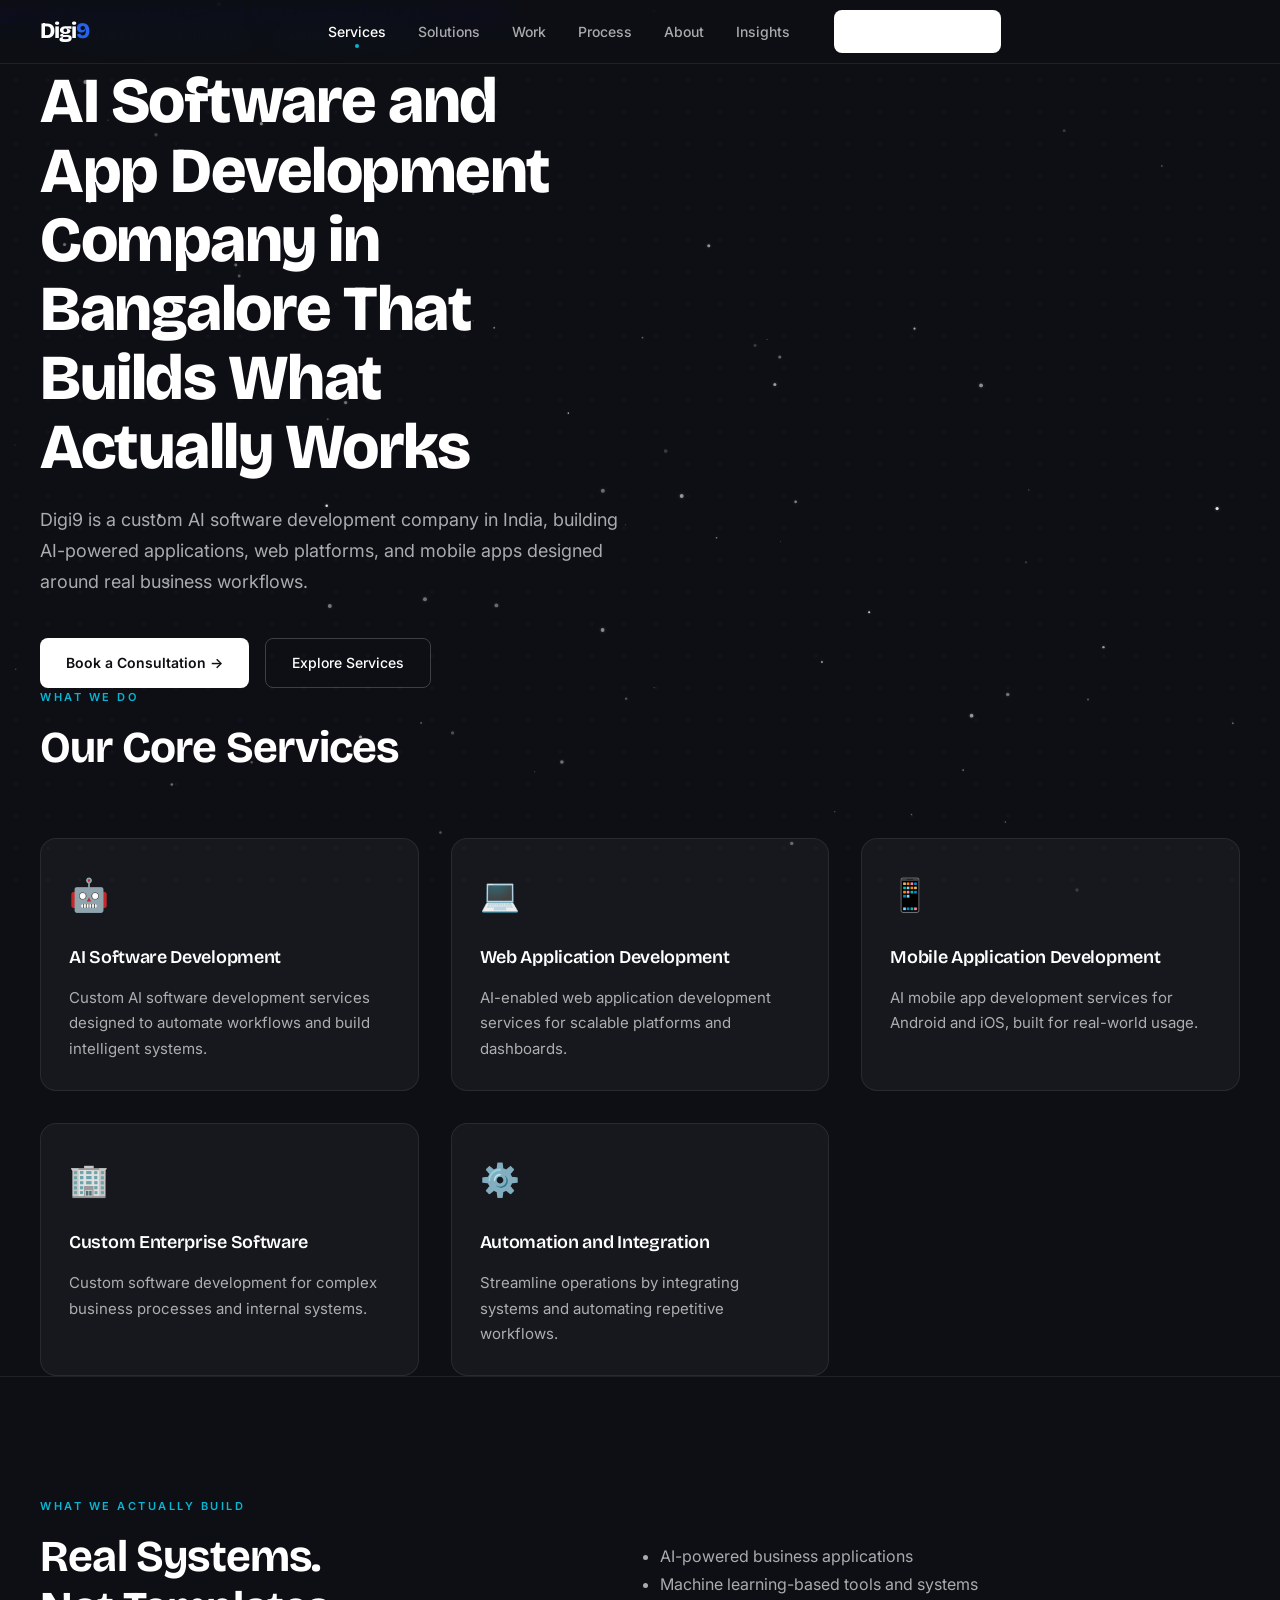
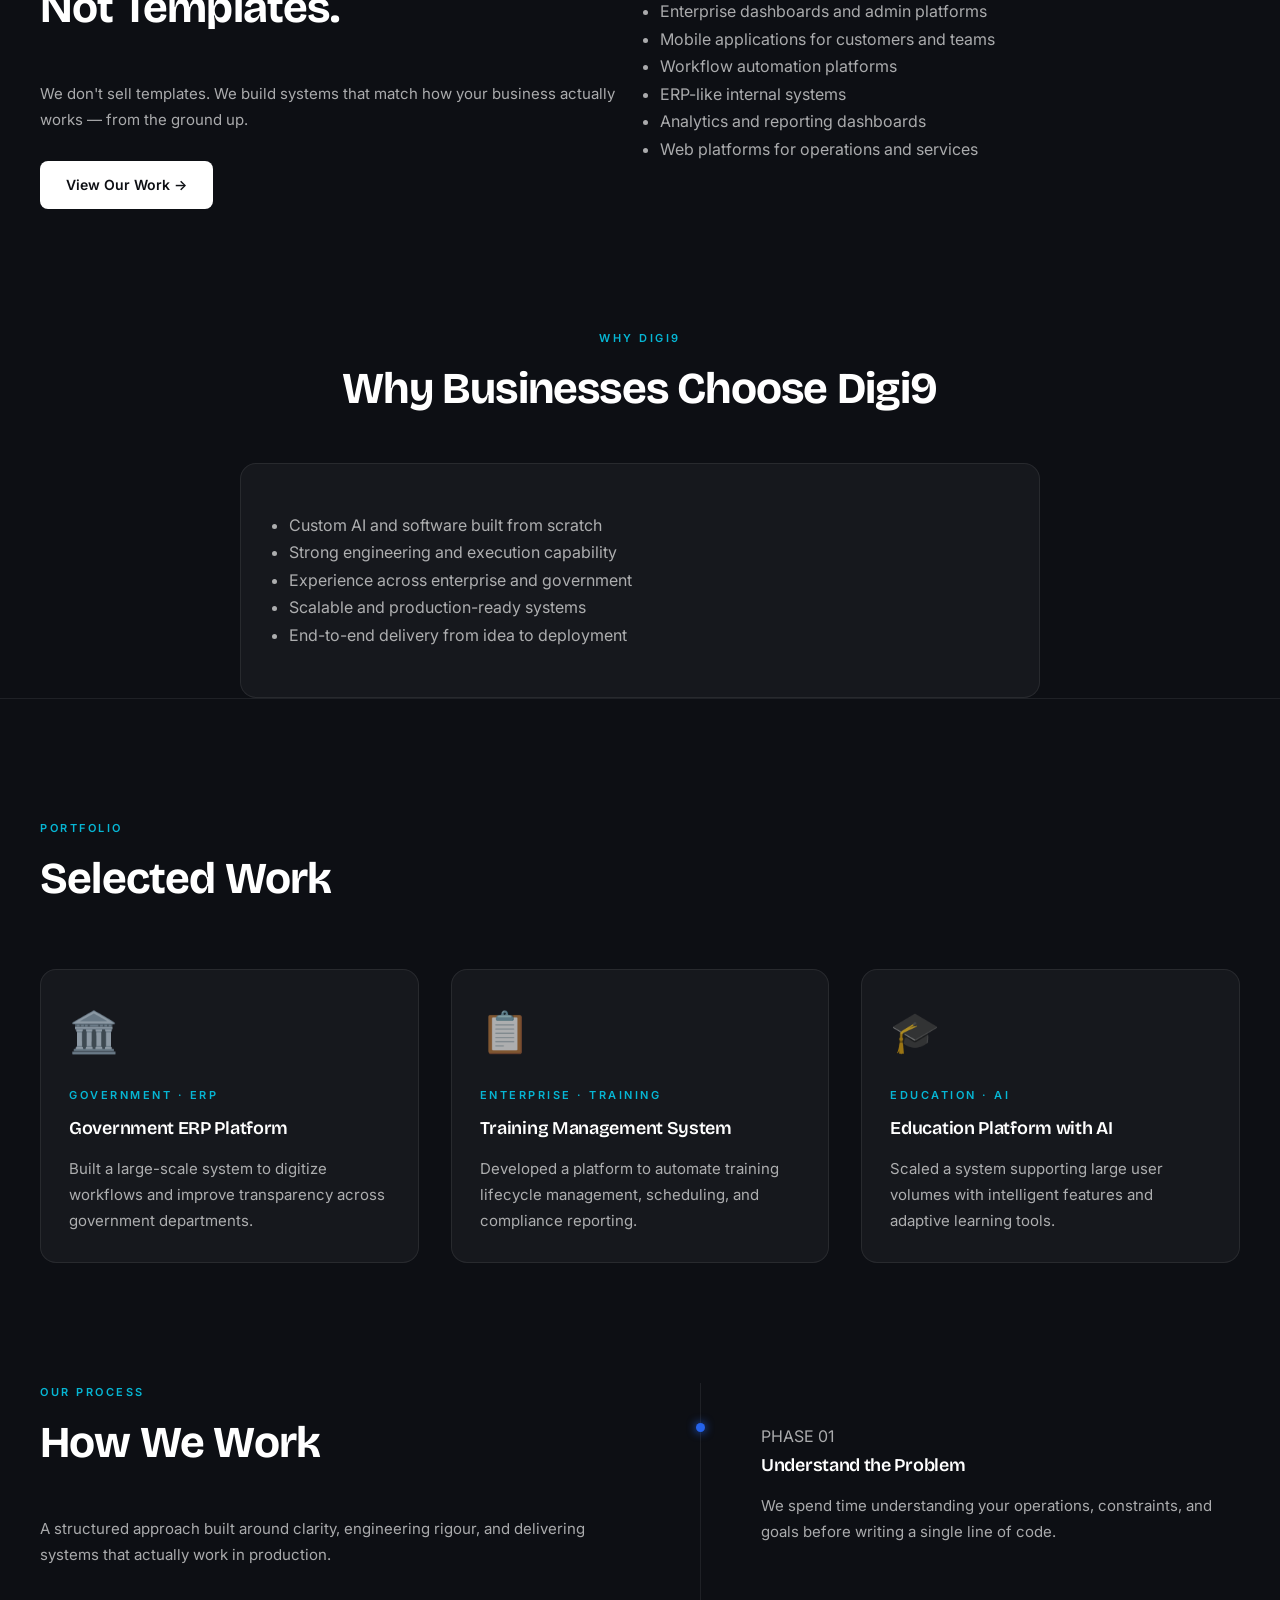
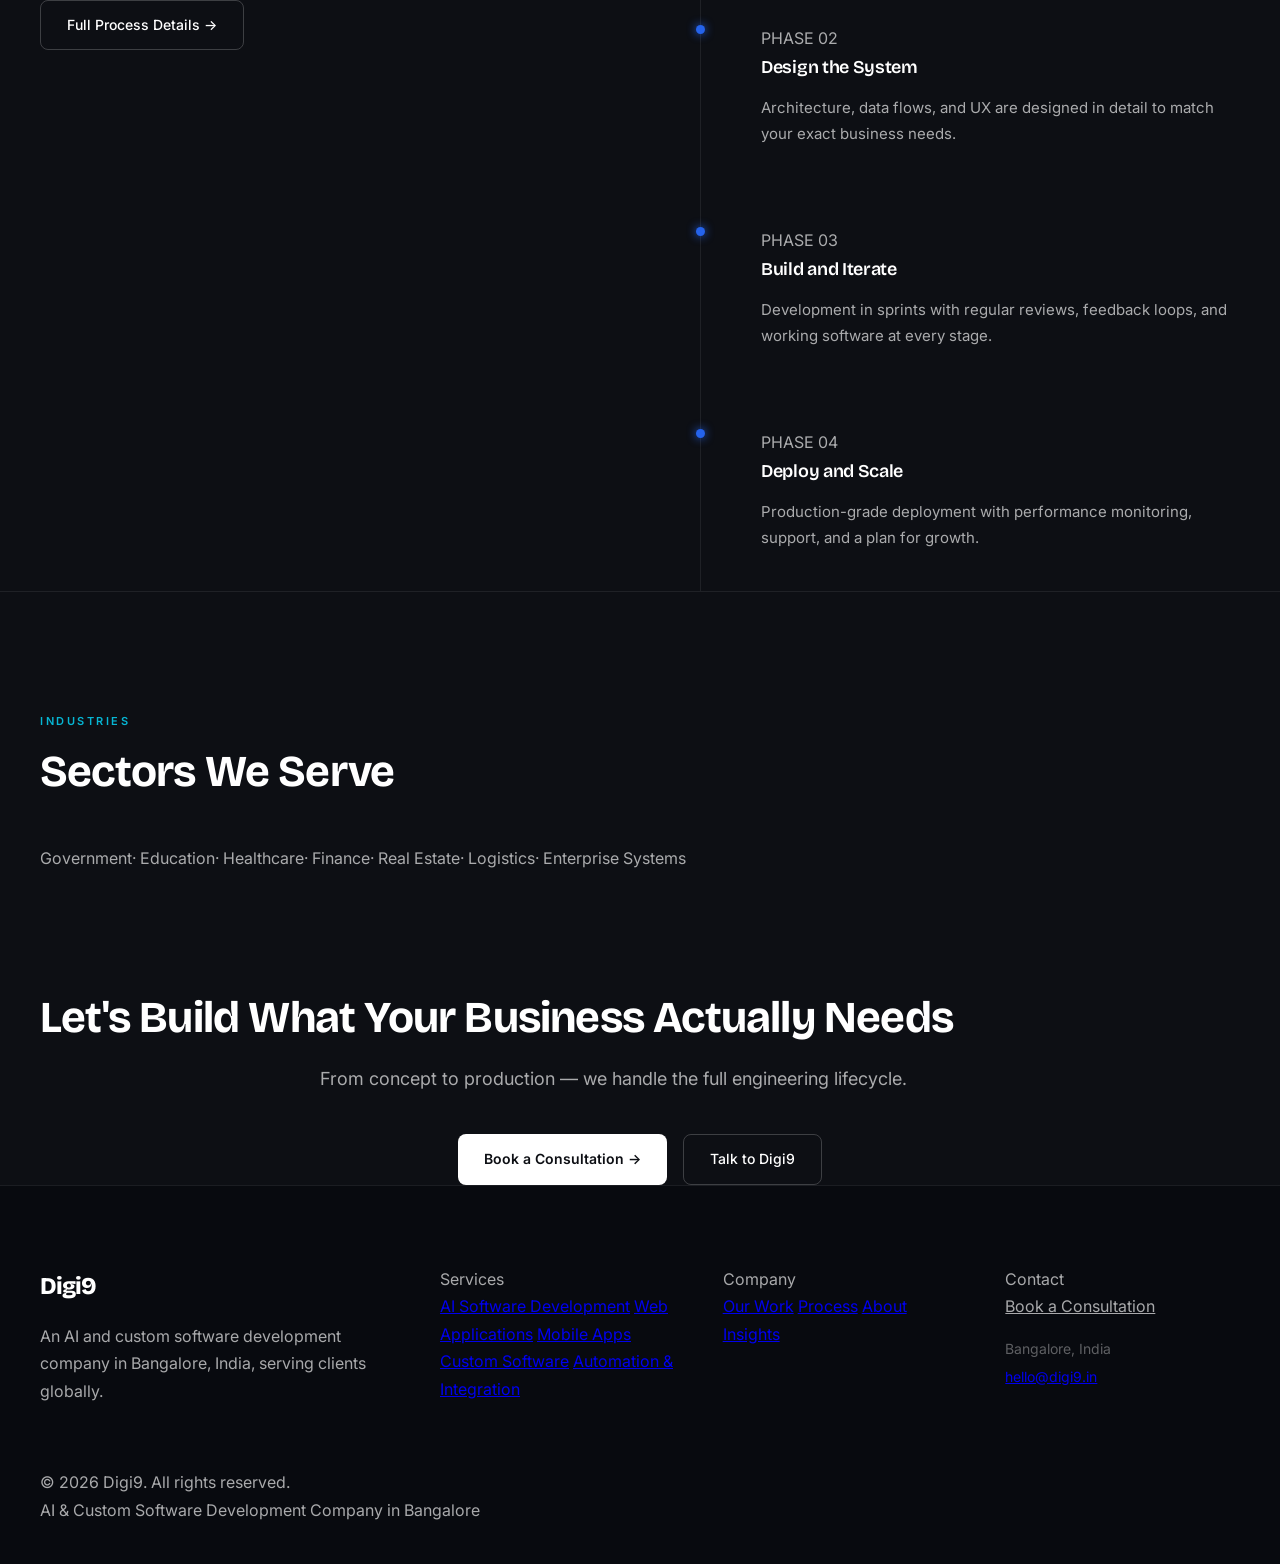
<file: index.html>
<!DOCTYPE html>
<html lang="en">
<head>
<meta charset="UTF-8">
<meta name="viewport" content="width=device-width, initial-scale=1.0">
<title>AI Software and App Development Company in Bangalore | Digi9</title>
<meta name="description" content="Digi9 is a custom AI software development company in India building AI-powered applications, web platforms, and mobile apps for real business workflows.">
<link rel="stylesheet" href="assets/css/style.css">
<link rel="icon" type="image/svg+xml" href="data:image/svg+xml,%3Csvg xmlns='http://www.w3.org/2000/svg' viewBox='0 0 100 100'%3E%3Crect width='100' height='100' fill='%231E90FF' rx='20'/%3E%3Ctext x='50' y='65' fill='%23FFF' font-family='Arial' font-size='50' font-weight='bold' text-anchor='middle'%3ED9%3C/text%3E%3C/svg%3E">
</head>
<body>
<canvas id="starfield"></canvas>

<!-- NAVBAR -->
<nav>
  <div class="container nav-inner">
    <a href="index.html" class="logo">Digi<span>9</span></a>
    <ul class="nav-links">
      <li><a href="services.html" class="active">Services</a></li>
      <li><a href="solutions.html">Solutions</a></li>
      <li><a href="work.html">Work</a></li>
      <li><a href="process.html">Process</a></li>
      <li><a href="about.html">About</a></li>
      <li><a href="insights.html">Insights</a></li>
      <li><a href="contact.html" class="btn-primary" style="margin-left:12px; padding:10px 22px; font-size:13px;">Book a Consultation</a></li>
    </ul>
    <div class="hamburger" id="hamburger"><span></span><span></span><span></span></div>
  </div>
</nav>
<div class="mobile-menu" id="mobileMenu">
  <a href="services.html">Services</a>
  <a href="solutions.html">Solutions</a>
  <a href="work.html">Work</a>
  <a href="process.html">Process</a>
  <a href="about.html">About</a>
  <a href="insights.html">Insights</a>
  <a href="contact.html" class="mobile-cta">Book a Consultation</a>
</div>

<!-- HERO -->
<section class="hero">
  <div class="container">
    <div class="grid-2" style="align-items:center;">
      <div>
        <div class="hero-fade eyebrow" style="margin-bottom:20px;">
          ✦ &nbsp;AI-Powered Solutions &nbsp;·&nbsp; Bangalore, India
        </div>
        <h1 class="hero-fade h1-mega">
          AI Software and App Development Company in Bangalore That Builds What <span class="text-gradient">Actually Works</span>
        </h1>
        <p class="hero-fade subtext">
          Digi9 is a custom AI software development company in India, building AI-powered applications, web platforms, and mobile apps designed around real business workflows.
        </p>
        <div class="hero-fade btn-group">
          <a href="contact.html" class="btn-primary">Book a Consultation →</a>
          <a href="services.html" class="btn-outline">Explore Services</a>
        </div>
      </div>
      <div style="display:flex; justify-content:center;">
        <div class="orbital-container">
          <div class="orbital-ring"></div>
          <div class="orbital-ring-2"></div>
          <div class="planet-core"></div>
        </div>
      </div>
    </div>
  </div>
</section>

<!-- SECTION 2: SERVICE PILLARS -->
<section class="section-alt">
  <div class="container">
    <div class="reveal eyebrow text-center">What We Do</div>
    <h2 class="reveal section-title text-center" style="margin:0 auto 64px;">Our Core Services</h2>
    <div class="grid-3">
      <a href="ai-software-development.html" style="text-decoration:none;">
        <div class="card float-card reveal-card">
          <div style="font-size:32px; margin-bottom:20px;">🤖</div>
          <h3 class="card-title">AI Software Development</h3>
          <p class="body-text">Custom AI software development services designed to automate workflows and build intelligent systems.</p>
        </div>
      </a>
      <a href="web-application-development.html" style="text-decoration:none;">
        <div class="card float-card reveal-card">
          <div style="font-size:32px; margin-bottom:20px;">💻</div>
          <h3 class="card-title">Web Application Development</h3>
          <p class="body-text">AI-enabled web application development services for scalable platforms and dashboards.</p>
        </div>
      </a>
      <a href="mobile-application-development.html" style="text-decoration:none;">
        <div class="card float-card reveal-card">
          <div style="font-size:32px; margin-bottom:20px;">📱</div>
          <h3 class="card-title">Mobile Application Development</h3>
          <p class="body-text">AI mobile app development services for Android and iOS, built for real-world usage.</p>
        </div>
      </a>
      <a href="custom-software.html" style="text-decoration:none;">
        <div class="card float-card reveal-card">
          <div style="font-size:32px; margin-bottom:20px;">🏢</div>
          <h3 class="card-title">Custom Enterprise Software</h3>
          <p class="body-text">Custom software development for complex business processes and internal systems.</p>
        </div>
      </a>
      <a href="solutions.html" style="text-decoration:none;">
        <div class="card float-card reveal-card">
          <div style="font-size:32px; margin-bottom:20px;">⚙️</div>
          <h3 class="card-title">Automation and Integration</h3>
          <p class="body-text">Streamline operations by integrating systems and automating repetitive workflows.</p>
        </div>
      </a>
    </div>
  </div>
</section>

<!-- SECTION 3: WHAT WE BUILD -->
<section class="section">
  <div class="container">
    <div class="grid-2" style="align-items:center;">
      <div class="reveal">
        <div class="eyebrow">What We Actually Build</div>
        <h2 class="section-title">Real Systems.<br>Not Templates.</h2>
        <p class="body-text" style="margin-bottom:28px;">We don't sell templates. We build systems that match how your business actually works — from the ground up.</p>
        <a href="work.html" class="btn-primary">View Our Work →</a>
      </div>
      <div class="reveal">
        <ul class="tick-list">
          <li>AI-powered business applications</li>
          <li>Machine learning-based tools and systems</li>
          <li>Enterprise dashboards and admin platforms</li>
          <li>Mobile applications for customers and teams</li>
          <li>Workflow automation platforms</li>
          <li>ERP-like internal systems</li>
          <li>Analytics and reporting dashboards</li>
          <li>Web platforms for operations and services</li>
        </ul>
      </div>
    </div>
  </div>
</section>

<!-- SECTION 4: WHY DIGI9 -->
<section class="section-alt">
  <div class="container text-center" style="display:flex; flex-direction:column; align-items:center;">
    <div class="reveal eyebrow">Why Digi9</div>
    <h2 class="reveal section-title" style="margin:0 auto 48px;">Why Businesses Choose Digi9</h2>
    <div class="card reveal" style="width:100%; max-width:800px; padding:48px;">
      <ul class="tick-list" style="text-align:left;">
        <li>Custom AI and software built from scratch</li>
        <li>Strong engineering and execution capability</li>
        <li>Experience across enterprise and government</li>
        <li>Scalable and production-ready systems</li>
        <li>End-to-end delivery from idea to deployment</li>
      </ul>
    </div>
  </div>
</section>

<!-- SECTION 5: SELECTED WORK -->
<section class="section">
  <div class="container">
    <div class="reveal eyebrow text-center">Portfolio</div>
    <h2 class="reveal section-title text-center" style="margin:0 auto 64px;">Selected Work</h2>
    <div class="grid-3">
      <div class="card card-shimmer reveal-card">
        <div style="font-size:40px; margin-bottom:20px;">🏛️</div>
        <div class="eyebrow" style="margin-bottom:8px;">Government · ERP</div>
        <h3 class="card-title">Government ERP Platform</h3>
        <p class="body-text">Built a large-scale system to digitize workflows and improve transparency across government departments.</p>
      </div>
      <div class="card card-shimmer reveal-card">
        <div style="font-size:40px; margin-bottom:20px;">📋</div>
        <div class="eyebrow" style="margin-bottom:8px;">Enterprise · Training</div>
        <h3 class="card-title">Training Management System</h3>
        <p class="body-text">Developed a platform to automate training lifecycle management, scheduling, and compliance reporting.</p>
      </div>
      <div class="card card-shimmer reveal-card">
        <div style="font-size:40px; margin-bottom:20px;">🎓</div>
        <div class="eyebrow" style="margin-bottom:8px;">Education · AI</div>
        <h3 class="card-title">Education Platform with AI</h3>
        <p class="body-text">Scaled a system supporting large user volumes with intelligent features and adaptive learning tools.</p>
      </div>
    </div>
  </div>
</section>

<!-- SECTION 6: HOW WE WORK -->
<section class="section-alt">
  <div class="container">
    <div class="grid-2" style="align-items:start;">
      <div class="reveal">
        <div class="eyebrow">Our Process</div>
        <h2 class="section-title">How We Work</h2>
        <p class="body-text" style="margin-bottom:32px;">A structured approach built around clarity, engineering rigour, and delivering systems that actually work in production.</p>
        <a href="process.html" class="btn-outline">Full Process Details →</a>
      </div>
      <div class="process-timeline">
        <div class="process-step reveal-card">
          <div class="step-dot"></div>
          <div>
            <div class="step-num">PHASE 01</div>
            <h3 class="card-title">Understand the Problem</h3>
            <p class="body-text">We spend time understanding your operations, constraints, and goals before writing a single line of code.</p>
          </div>
        </div>
        <div class="process-step reveal-card">
          <div class="step-dot"></div>
          <div>
            <div class="step-num">PHASE 02</div>
            <h3 class="card-title">Design the System</h3>
            <p class="body-text">Architecture, data flows, and UX are designed in detail to match your exact business needs.</p>
          </div>
        </div>
        <div class="process-step reveal-card">
          <div class="step-dot"></div>
          <div>
            <div class="step-num">PHASE 03</div>
            <h3 class="card-title">Build and Iterate</h3>
            <p class="body-text">Development in sprints with regular reviews, feedback loops, and working software at every stage.</p>
          </div>
        </div>
        <div class="process-step reveal-card">
          <div class="step-dot"></div>
          <div>
            <div class="step-num">PHASE 04</div>
            <h3 class="card-title">Deploy and Scale</h3>
            <p class="body-text">Production-grade deployment with performance monitoring, support, and a plan for growth.</p>
          </div>
        </div>
      </div>
    </div>
  </div>
</section>

<!-- SECTION 7: INDUSTRIES -->
<section class="section">
  <div class="container text-center reveal">
    <div class="eyebrow">Industries</div>
    <h2 class="section-title" style="margin:0 auto 48px;">Sectors We Serve</h2>
    <div class="industry-list">
      <span>Government</span><span class="industry-sep">·</span>
      <span>Education</span><span class="industry-sep">·</span>
      <span>Healthcare</span><span class="industry-sep">·</span>
      <span>Finance</span><span class="industry-sep">·</span>
      <span>Real Estate</span><span class="industry-sep">·</span>
      <span>Logistics</span><span class="industry-sep">·</span>
      <span>Enterprise Systems</span>
    </div>
  </div>
</section>

<!-- SECTION 8: CTA -->
<section class="cta-section">
  <div class="cta-glow"></div>
  <div class="container" style="position:relative; z-index:2;">
    <h2 class="reveal section-title text-center" style="margin:0 auto 20px;">Let's Build What Your Business Actually Needs</h2>
    <p class="reveal subtext text-center" style="margin:0 auto 40px;">From concept to production — we handle the full engineering lifecycle.</p>
    <div class="reveal btn-group" style="justify-content:center;">
      <a href="contact.html" class="btn-primary">Book a Consultation →</a>
      <a href="contact.html" class="btn-outline">Talk to Digi9</a>
    </div>
  </div>
</section>

<!-- FOOTER -->
<footer>
  <div class="container">
    <div class="footer-grid">
      <div>
        <a href="index.html" class="footer-logo">Digi<span>9</span></a>
        <p class="footer-text">An AI and custom software development company in Bangalore, India, serving clients globally.</p>
      </div>
      <div class="footer-links">
        <div class="footer-heading">Services</div>
        <a href="ai-software-development.html">AI Software Development</a>
        <a href="web-application-development.html">Web Applications</a>
        <a href="mobile-application-development.html">Mobile Apps</a>
        <a href="custom-software.html">Custom Software</a>
        <a href="solutions.html">Automation & Integration</a>
      </div>
      <div class="footer-links">
        <div class="footer-heading">Company</div>
        <a href="work.html">Our Work</a>
        <a href="process.html">Process</a>
        <a href="about.html">About</a>
        <a href="insights.html">Insights</a>
      </div>
      <div class="footer-links">
        <div class="footer-heading">Contact</div>
        <a href="contact.html" style="color:var(--accent);">Book a Consultation</a>
        <div style="margin-top:16px; font-size:14px; color:var(--text-muted);">
          <p style="margin-bottom:4px;">Bangalore, India</p>
          <a href="mailto:hello@digi9.in">hello@digi9.in</a>
        </div>
      </div>
    </div>
    <div class="footer-bottom">
      <div>&copy; 2026 Digi9. All rights reserved.</div>
      <div>AI & Custom Software Development Company in Bangalore</div>
    </div>
  </div>
</footer>

<script src="assets/js/main.js"></script>
</body>
</html>
</file>
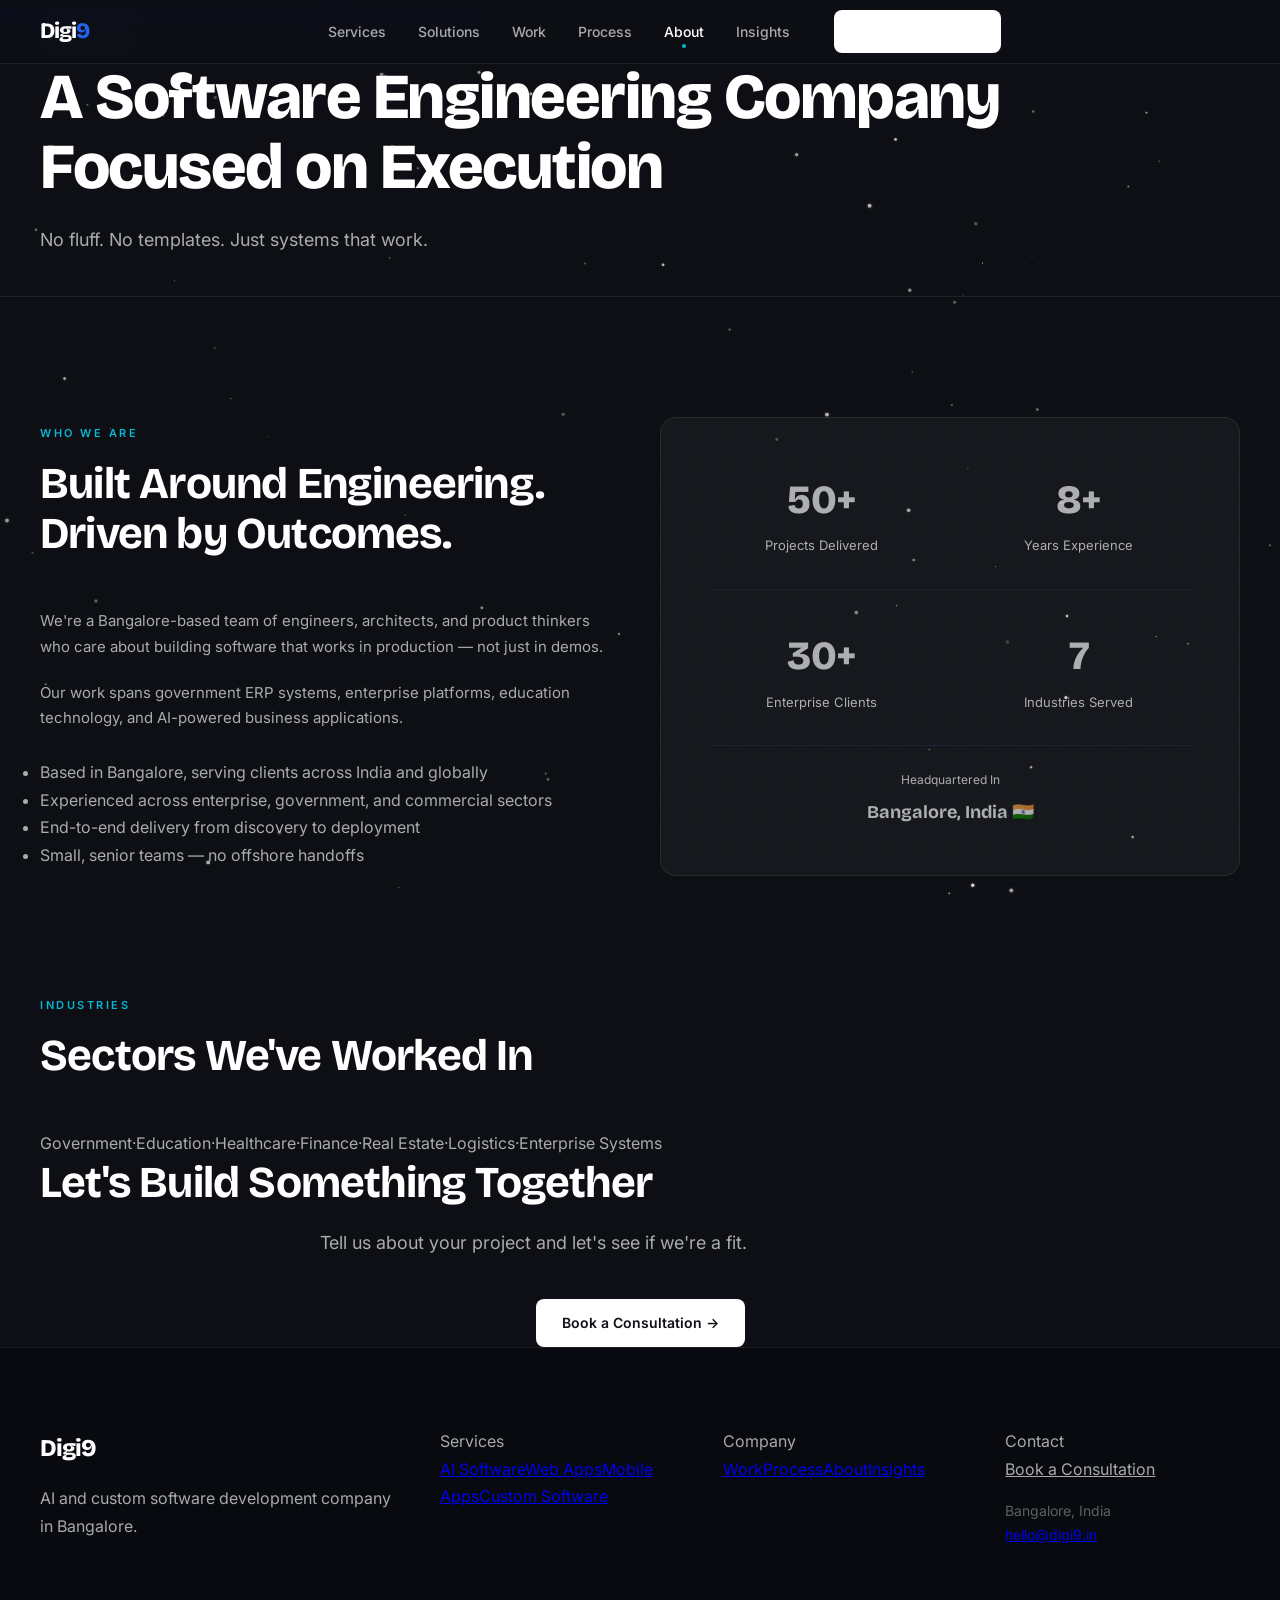
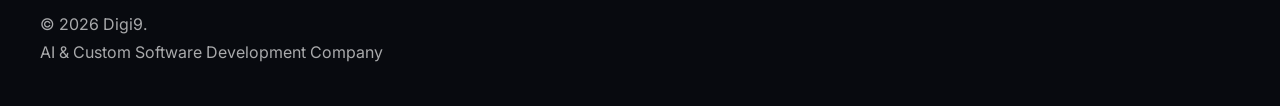
<file: about.html>
<!DOCTYPE html>
<html lang="en">
<head>
<meta charset="UTF-8"><meta name="viewport" content="width=device-width, initial-scale=1.0">
<title>About Digi9 | A Software Engineering Company Focused on Execution</title>
<meta name="description" content="Digi9 is an AI and software development company in India focused on building real systems for real business challenges.">
<link rel="stylesheet" href="assets/css/style.css">
<link rel="icon" type="image/svg+xml" href="data:image/svg+xml,%3Csvg xmlns='http://www.w3.org/2000/svg' viewBox='0 0 100 100'%3E%3Crect width='100' height='100' fill='%231E90FF' rx='20'/%3E%3Ctext x='50' y='65' fill='%23FFF' font-family='Arial' font-size='50' font-weight='bold' text-anchor='middle'%3ED9%3C/text%3E%3C/svg%3E">
</head>
<body>
<canvas id="starfield"></canvas>
<nav><div class="container nav-inner"><a href="index.html" class="logo">Digi<span>9</span></a><ul class="nav-links"><li><a href="services.html">Services</a></li><li><a href="solutions.html">Solutions</a></li><li><a href="work.html">Work</a></li><li><a href="process.html">Process</a></li><li><a href="about.html" class="active">About</a></li><li><a href="insights.html">Insights</a></li><li><a href="contact.html" class="btn-primary" style="margin-left:12px;padding:10px 22px;font-size:13px;">Book a Consultation</a></li></ul><div class="hamburger" id="hamburger"><span></span><span></span><span></span></div></div></nav>
<div class="mobile-menu" id="mobileMenu"><a href="services.html">Services</a><a href="solutions.html">Solutions</a><a href="work.html">Work</a><a href="process.html">Process</a><a href="about.html">About</a><a href="insights.html">Insights</a><a href="contact.html" class="mobile-cta">Book a Consultation</a></div>

<div class="page-header"><div class="container"><div class="hero-fade eyebrow">About Digi9</div><h1 class="hero-fade h1-mega">A Software Engineering Company Focused on Execution</h1><p class="hero-fade subtext">No fluff. No templates. Just systems that work.</p><div class="hero-fade page-header-line"></div></div></div>

<section class="section"><div class="container">
  <div class="grid-2" style="align-items:center;">
    <div class="reveal">
      <div class="eyebrow">Who We Are</div>
      <h2 class="section-title">Built Around Engineering. Driven by Outcomes.</h2>
      <p class="body-text" style="margin-bottom:20px;">We're a Bangalore-based team of engineers, architects, and product thinkers who care about building software that works in production — not just in demos.</p>
      <p class="body-text" style="margin-bottom:20px;">Our work spans government ERP systems, enterprise platforms, education technology, and AI-powered business applications.</p>
      <ul class="tick-list" style="margin-top:28px;">
        <li>Based in Bangalore, serving clients across India and globally</li>
        <li>Experienced across enterprise, government, and commercial sectors</li>
        <li>End-to-end delivery from discovery to deployment</li>
        <li>Small, senior teams — no offshore handoffs</li>
      </ul>
    </div>
    <div class="reveal">
      <div class="card" style="padding:48px;">
        <div style="display:grid; grid-template-columns:1fr 1fr; gap:32px; margin-bottom:32px;">
          <div style="text-align:center;"><div style="font-family:var(--font-display);font-size:40px;font-weight:800;color:var(--accent);">50+</div><div class="body-text" style="font-size:13px;">Projects Delivered</div></div>
          <div style="text-align:center;"><div style="font-family:var(--font-display);font-size:40px;font-weight:800;color:var(--accent);">8+</div><div class="body-text" style="font-size:13px;">Years Experience</div></div>
        </div>
        <div style="height:1px;background:rgba(30,144,255,0.1);margin-bottom:32px;"></div>
        <div style="display:grid; grid-template-columns:1fr 1fr; gap:32px; margin-bottom:32px;">
          <div style="text-align:center;"><div style="font-family:var(--font-display);font-size:40px;font-weight:800;color:var(--accent);">30+</div><div class="body-text" style="font-size:13px;">Enterprise Clients</div></div>
          <div style="text-align:center;"><div style="font-family:var(--font-display);font-size:40px;font-weight:800;color:var(--accent);">7</div><div class="body-text" style="font-size:13px;">Industries Served</div></div>
        </div>
        <div style="height:1px;background:rgba(30,144,255,0.1);margin-bottom:24px;"></div>
        <div style="text-align:center;"><div class="body-text" style="font-size:12px;margin-bottom:6px;">Headquartered In</div><div style="font-family:var(--font-display);font-size:18px;font-weight:700;">Bangalore, India 🇮🇳</div></div>
      </div>
    </div>
  </div>
</div></section>

<section class="section-alt"><div class="container reveal text-center">
  <div class="eyebrow">Industries</div>
  <h2 class="section-title" style="margin:0 auto 48px;">Sectors We've Worked In</h2>
  <div class="industry-list">
    <span>Government</span><span class="industry-sep">·</span><span>Education</span><span class="industry-sep">·</span><span>Healthcare</span><span class="industry-sep">·</span><span>Finance</span><span class="industry-sep">·</span><span>Real Estate</span><span class="industry-sep">·</span><span>Logistics</span><span class="industry-sep">·</span><span>Enterprise Systems</span>
  </div>
</div></section>

<section class="cta-section"><div class="cta-glow"></div><div class="container" style="position:relative;z-index:2;"><h2 class="reveal section-title text-center" style="margin:0 auto 20px;">Let's Build Something Together</h2><p class="reveal subtext text-center" style="margin:0 auto 40px;">Tell us about your project and let's see if we're a fit.</p><div class="reveal btn-group" style="justify-content:center;"><a href="contact.html" class="btn-primary">Book a Consultation →</a></div></div></section>

<footer><div class="container"><div class="footer-grid"><div><a href="index.html" class="footer-logo">Digi<span>9</span></a><p class="footer-text">AI and custom software development company in Bangalore.</p></div><div class="footer-links"><div class="footer-heading">Services</div><a href="ai-software-development.html">AI Software</a><a href="web-application-development.html">Web Apps</a><a href="mobile-application-development.html">Mobile Apps</a><a href="custom-software.html">Custom Software</a></div><div class="footer-links"><div class="footer-heading">Company</div><a href="work.html">Work</a><a href="process.html">Process</a><a href="about.html">About</a><a href="insights.html">Insights</a></div><div class="footer-links"><div class="footer-heading">Contact</div><a href="contact.html" style="color:var(--accent);">Book a Consultation</a><p style="margin-top:16px;font-size:14px;color:var(--text-muted);">Bangalore, India<br><a href="mailto:hello@digi9.in">hello@digi9.in</a></p></div></div><div class="footer-bottom"><div>&copy; 2026 Digi9.</div><div>AI & Custom Software Development Company</div></div></div></footer>
<script src="assets/js/main.js"></script>
</body></html>
</file>
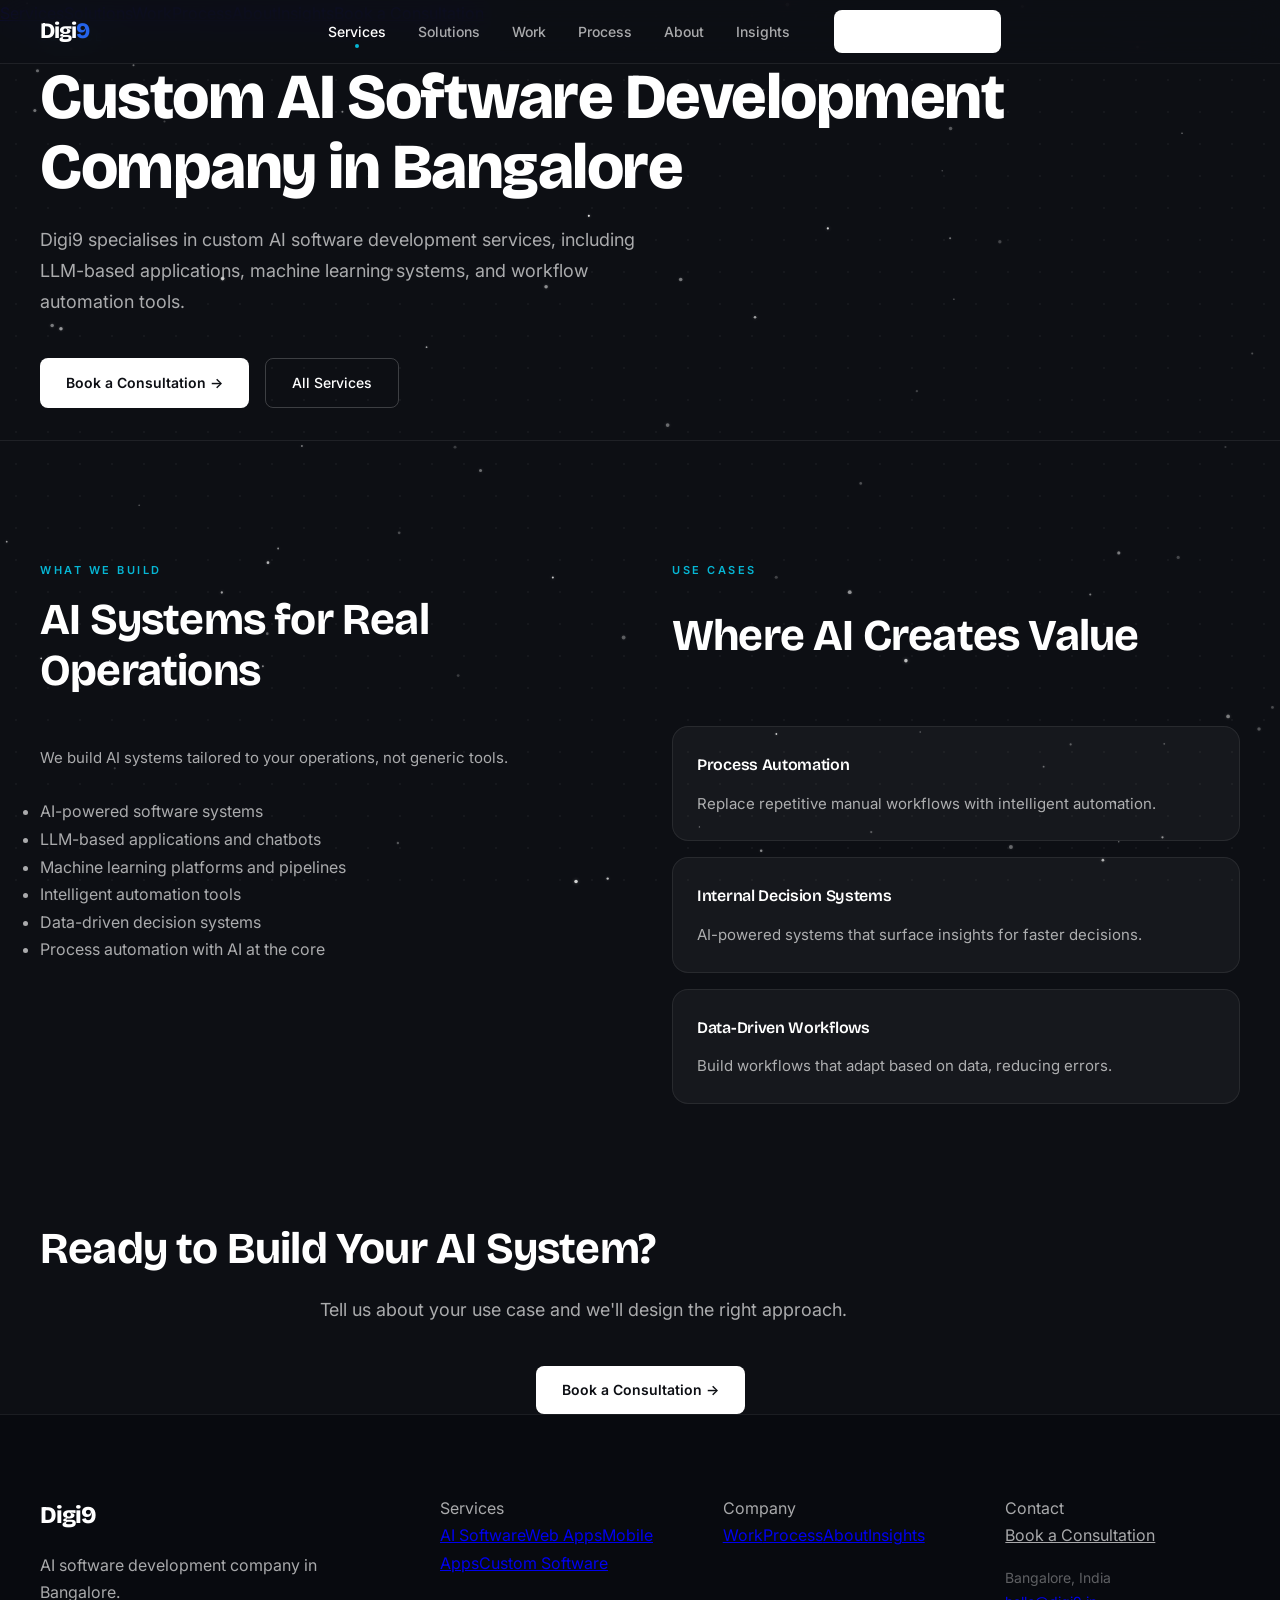
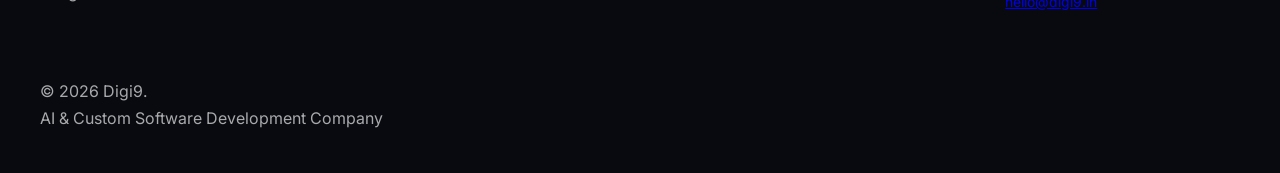
<file: ai-software-development.html>
<!DOCTYPE html>
<html lang="en">
<head>
<meta charset="UTF-8"><meta name="viewport" content="width=device-width, initial-scale=1.0">
<title>Custom AI Software Development Company in Bangalore | Digi9</title>
<meta name="description" content="Digi9 is an AI software development company in India building LLM-based applications, machine learning systems, and workflow automation tools.">
<link rel="stylesheet" href="assets/css/style.css">
<link rel="icon" type="image/svg+xml" href="data:image/svg+xml,%3Csvg xmlns='http://www.w3.org/2000/svg' viewBox='0 0 100 100'%3E%3Crect width='100' height='100' fill='%231E90FF' rx='20'/%3E%3Ctext x='50' y='65' fill='%23FFF' font-family='Arial' font-size='50' font-weight='bold' text-anchor='middle'%3ED9%3C/text%3E%3C/svg%3E">
</head>
<body>
<canvas id="starfield"></canvas>
<nav><div class="container nav-inner"><a href="index.html" class="logo">Digi<span>9</span></a><ul class="nav-links"><li><a href="services.html" class="active">Services</a></li><li><a href="solutions.html">Solutions</a></li><li><a href="work.html">Work</a></li><li><a href="process.html">Process</a></li><li><a href="about.html">About</a></li><li><a href="insights.html">Insights</a></li><li><a href="contact.html" class="btn-primary" style="margin-left:12px;padding:10px 22px;font-size:13px;">Book a Consultation</a></li></ul><div class="hamburger" id="hamburger"><span></span><span></span><span></span></div></div></nav>
<div class="mobile-menu" id="mobileMenu"><a href="services.html">Services</a><a href="solutions.html">Solutions</a><a href="work.html">Work</a><a href="process.html">Process</a><a href="about.html">About</a><a href="insights.html">Insights</a><a href="contact.html" class="mobile-cta">Book a Consultation</a></div>

<div class="page-header"><div class="container"><div class="hero-fade eyebrow">Service</div><h1 class="hero-fade h1-mega">Custom AI Software Development Company in Bangalore</h1><p class="hero-fade subtext">Digi9 specialises in custom AI software development services, including LLM-based applications, machine learning systems, and workflow automation tools.</p><div class="hero-fade btn-group" style="margin-top:24px;"><a href="contact.html" class="btn-primary">Book a Consultation →</a><a href="services.html" class="btn-outline">All Services</a></div><div class="hero-fade page-header-line" style="margin-top:32px;"></div></div></div>

<section class="section"><div class="container"><div class="grid-2" style="gap:64px;">
  <div class="reveal"><div class="eyebrow">What We Build</div><h2 class="section-title">AI Systems for Real Operations</h2><p class="body-text" style="margin-bottom:28px;">We build AI systems tailored to your operations, not generic tools.</p><ul class="tick-list"><li>AI-powered software systems</li><li>LLM-based applications and chatbots</li><li>Machine learning platforms and pipelines</li><li>Intelligent automation tools</li><li>Data-driven decision systems</li><li>Process automation with AI at the core</li></ul></div>
  <div class="reveal" style="display:flex;flex-direction:column;gap:16px;"><div class="eyebrow">Use Cases</div><h2 class="section-title">Where AI Creates Value</h2>
    <div class="card" style="padding:24px;"><h3 class="card-title" style="font-size:16px;">Process Automation</h3><p class="body-text">Replace repetitive manual workflows with intelligent automation.</p></div>
    <div class="card" style="padding:24px;"><h3 class="card-title" style="font-size:16px;">Internal Decision Systems</h3><p class="body-text">AI-powered systems that surface insights for faster decisions.</p></div>
    <div class="card" style="padding:24px;"><h3 class="card-title" style="font-size:16px;">Data-Driven Workflows</h3><p class="body-text">Build workflows that adapt based on data, reducing errors.</p></div>
  </div>
</div></div></section>

<section class="cta-section"><div class="cta-glow"></div><div class="container" style="position:relative;z-index:2;"><h2 class="reveal section-title text-center" style="margin:0 auto 20px;">Ready to Build Your AI System?</h2><p class="reveal subtext text-center" style="margin:0 auto 40px;">Tell us about your use case and we'll design the right approach.</p><div class="reveal btn-group" style="justify-content:center;"><a href="contact.html" class="btn-primary">Book a Consultation →</a></div></div></section>

<footer><div class="container"><div class="footer-grid"><div><a href="index.html" class="footer-logo">Digi<span>9</span></a><p class="footer-text">AI software development company in Bangalore.</p></div><div class="footer-links"><div class="footer-heading">Services</div><a href="ai-software-development.html">AI Software</a><a href="web-application-development.html">Web Apps</a><a href="mobile-application-development.html">Mobile Apps</a><a href="custom-software.html">Custom Software</a></div><div class="footer-links"><div class="footer-heading">Company</div><a href="work.html">Work</a><a href="process.html">Process</a><a href="about.html">About</a><a href="insights.html">Insights</a></div><div class="footer-links"><div class="footer-heading">Contact</div><a href="contact.html" style="color:var(--accent);">Book a Consultation</a><p style="margin-top:16px;font-size:14px;color:var(--text-muted);">Bangalore, India<br><a href="mailto:hello@digi9.in">hello@digi9.in</a></p></div></div><div class="footer-bottom"><div>&copy; 2026 Digi9.</div><div>AI & Custom Software Development Company</div></div></div></footer>
<script src="assets/js/main.js"></script>
</body></html>
</file>
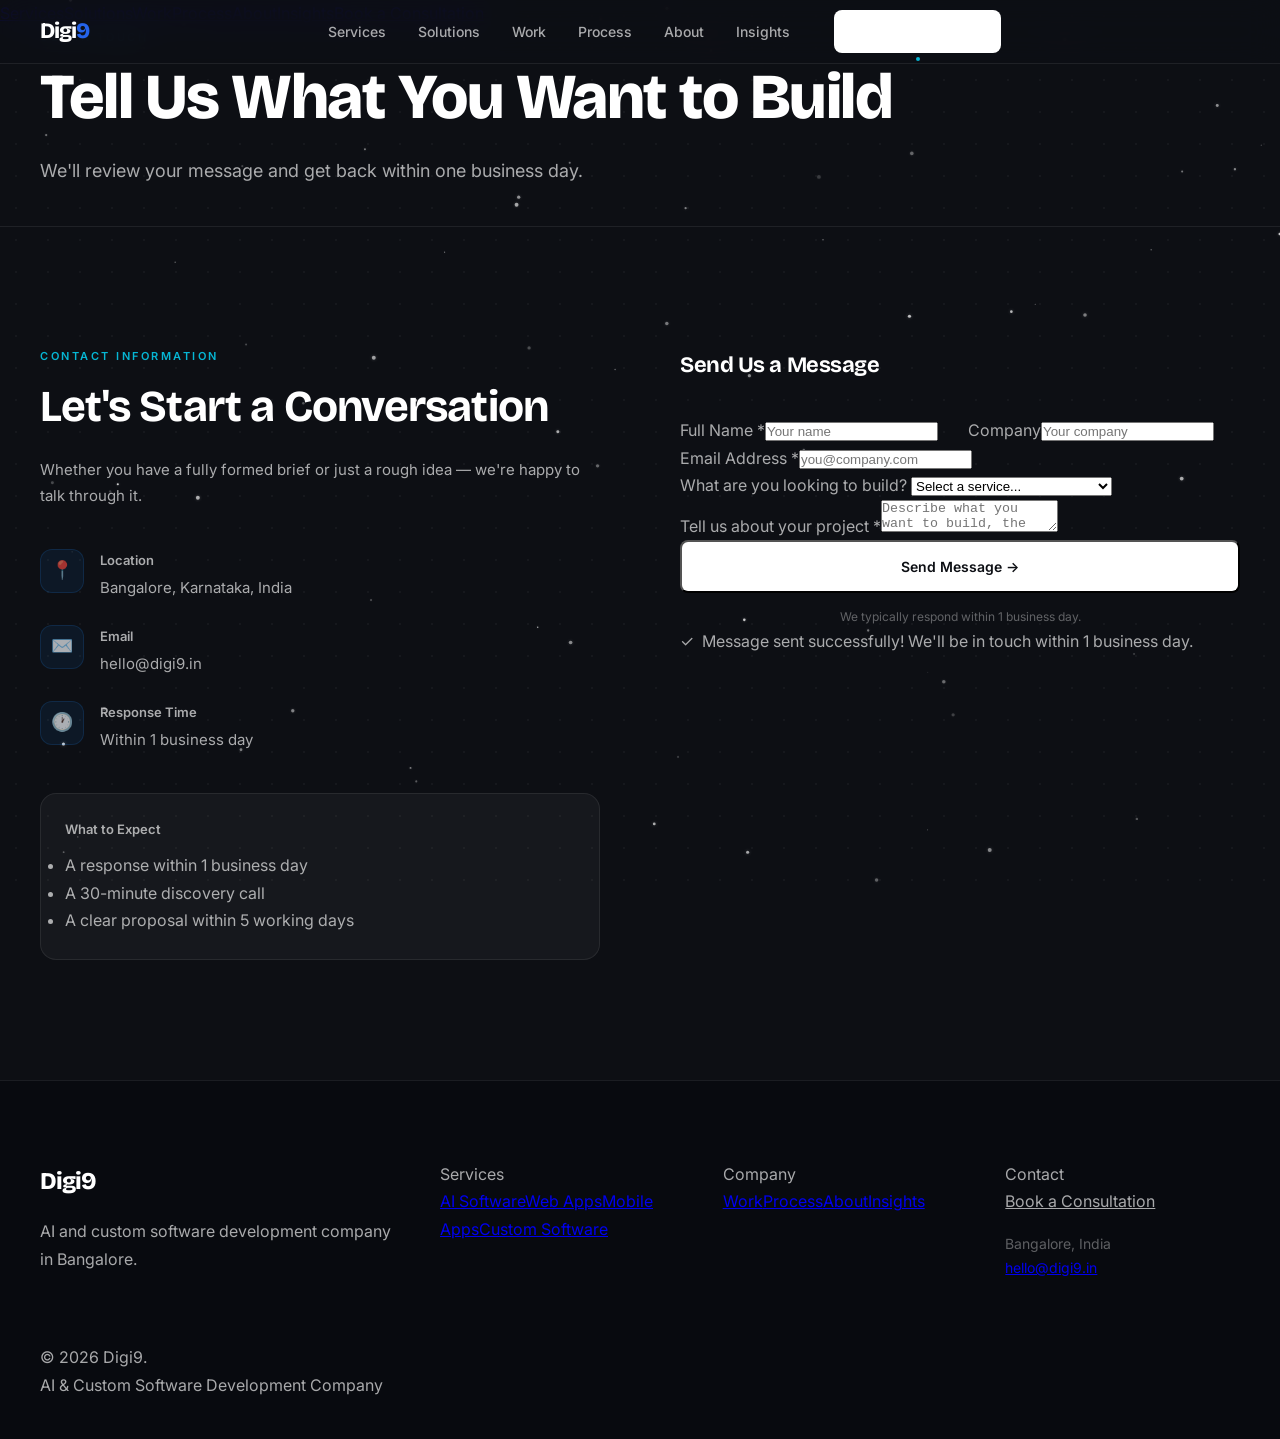
<file: contact.html>
<!DOCTYPE html>
<html lang="en">
<head>
<meta charset="UTF-8"><meta name="viewport" content="width=device-width, initial-scale=1.0">
<title>Contact Digi9 | Tell Us What You Want to Build</title>
<meta name="description" content="Get in touch with Digi9 to discuss your AI software or custom development project. Based in Bangalore, serving clients globally.">
<link rel="stylesheet" href="assets/css/style.css">
<link rel="icon" type="image/svg+xml" href="data:image/svg+xml,%3Csvg xmlns='http://www.w3.org/2000/svg' viewBox='0 0 100 100'%3E%3Crect width='100' height='100' fill='%231E90FF' rx='20'/%3E%3Ctext x='50' y='65' fill='%23FFF' font-family='Arial' font-size='50' font-weight='bold' text-anchor='middle'%3ED9%3C/text%3E%3C/svg%3E">
</head>
<body>
<canvas id="starfield"></canvas>
<nav><div class="container nav-inner"><a href="index.html" class="logo">Digi<span>9</span></a><ul class="nav-links"><li><a href="services.html">Services</a></li><li><a href="solutions.html">Solutions</a></li><li><a href="work.html">Work</a></li><li><a href="process.html">Process</a></li><li><a href="about.html">About</a></li><li><a href="insights.html">Insights</a></li><li><a href="contact.html" class="btn-primary active" style="margin-left:12px;padding:10px 22px;font-size:13px;">Book a Consultation</a></li></ul><div class="hamburger" id="hamburger"><span></span><span></span><span></span></div></div></nav>
<div class="mobile-menu" id="mobileMenu"><a href="services.html">Services</a><a href="solutions.html">Solutions</a><a href="work.html">Work</a><a href="process.html">Process</a><a href="about.html">About</a><a href="insights.html">Insights</a><a href="contact.html" class="mobile-cta">Book a Consultation</a></div>

<div class="page-header"><div class="container"><div class="hero-fade eyebrow">Get in Touch</div><h1 class="hero-fade h1-mega">Tell Us What You Want to Build</h1><p class="hero-fade subtext">We'll review your message and get back within one business day.</p><div class="hero-fade page-header-line"></div></div></div>

<section class="section"><div class="container">
  <div class="grid-2" style="align-items:start; gap:80px;">
    <div class="reveal">
      <div class="eyebrow">Contact Information</div>
      <h2 class="section-title" style="margin-bottom:24px;">Let's Start a Conversation</h2>
      <p class="body-text" style="margin-bottom:40px;">Whether you have a fully formed brief or just a rough idea — we're happy to talk through it.</p>
      <div style="display:flex; flex-direction:column; gap:24px;">
        <div style="display:flex; gap:16px;">
          <div style="width:44px;height:44px;background:rgba(30,144,255,0.08);border:1px solid rgba(30,144,255,0.15);border-radius:12px;display:flex;align-items:center;justify-content:center;font-size:18px;flex-shrink:0;">📍</div>
          <div><div style="font-size:13px;font-weight:600;margin-bottom:4px;">Location</div><div class="body-text">Bangalore, Karnataka, India</div></div>
        </div>
        <div style="display:flex; gap:16px;">
          <div style="width:44px;height:44px;background:rgba(30,144,255,0.08);border:1px solid rgba(30,144,255,0.15);border-radius:12px;display:flex;align-items:center;justify-content:center;font-size:18px;flex-shrink:0;">✉️</div>
          <div><div style="font-size:13px;font-weight:600;margin-bottom:4px;">Email</div><div class="body-text">hello@digi9.in</div></div>
        </div>
        <div style="display:flex; gap:16px;">
          <div style="width:44px;height:44px;background:rgba(30,144,255,0.08);border:1px solid rgba(30,144,255,0.15);border-radius:12px;display:flex;align-items:center;justify-content:center;font-size:18px;flex-shrink:0;">🕐</div>
          <div><div style="font-size:13px;font-weight:600;margin-bottom:4px;">Response Time</div><div class="body-text">Within 1 business day</div></div>
        </div>
      </div>
      <div class="card" style="margin-top:40px; padding:24px;">
        <div style="font-size:13px;font-weight:600;margin-bottom:12px;">What to Expect</div>
        <ul class="tick-list"><li>A response within 1 business day</li><li>A 30-minute discovery call</li><li>A clear proposal within 5 working days</li></ul>
      </div>
    </div>
    <div class="reveal">
      <div class="form-card">
        <h3 style="font-family:var(--font-display);font-size:22px;font-weight:700;margin-bottom:32px;">Send Us a Message</h3>
        <form onsubmit="handleFormSubmit(event)" id="contactForm">
          <div style="display:grid;grid-template-columns:1fr 1fr;gap:16px;">
            <div class="form-group"><label>Full Name *</label><input type="text" placeholder="Your name" required></div>
            <div class="form-group"><label>Company</label><input type="text" placeholder="Your company"></div>
          </div>
          <div class="form-group"><label>Email Address *</label><input type="email" placeholder="you@company.com" required></div>
          <div class="form-group"><label>What are you looking to build?</label>
            <select><option value="">Select a service...</option><option>AI Software Development</option><option>Web Application Development</option><option>Mobile App Development</option><option>Custom Enterprise Software</option><option>Automation & Integration</option><option>Not sure yet</option></select>
          </div>
          <div class="form-group"><label>Tell us about your project *</label><textarea placeholder="Describe what you want to build, the problem you're solving, and any technical context." required></textarea></div>
          <!-- Honeypot -->
          <div style="position:absolute;left:-9999px;"><input type="text" name="website" tabindex="-1" autocomplete="off"></div>
          <button type="submit" class="btn-primary" style="width:100%;justify-content:center;padding:16px;">Send Message →</button>
          <p style="font-size:12px;color:var(--text-muted);text-align:center;margin-top:14px;">We typically respond within 1 business day.</p>
        </form>
        <div class="form-success" id="formSuccess">✓ &nbsp;Message sent successfully! We'll be in touch within 1 business day.</div>
      </div>
    </div>
  </div>
</div></section>

<footer><div class="container"><div class="footer-grid"><div><a href="index.html" class="footer-logo">Digi<span>9</span></a><p class="footer-text">AI and custom software development company in Bangalore.</p></div><div class="footer-links"><div class="footer-heading">Services</div><a href="ai-software-development.html">AI Software</a><a href="web-application-development.html">Web Apps</a><a href="mobile-application-development.html">Mobile Apps</a><a href="custom-software.html">Custom Software</a></div><div class="footer-links"><div class="footer-heading">Company</div><a href="work.html">Work</a><a href="process.html">Process</a><a href="about.html">About</a><a href="insights.html">Insights</a></div><div class="footer-links"><div class="footer-heading">Contact</div><a href="contact.html" style="color:var(--accent);">Book a Consultation</a><p style="margin-top:16px;font-size:14px;color:var(--text-muted);">Bangalore, India<br><a href="mailto:hello@digi9.in">hello@digi9.in</a></p></div></div><div class="footer-bottom"><div>&copy; 2026 Digi9.</div><div>AI & Custom Software Development Company</div></div></div></footer>
<script src="assets/js/main.js"></script>
</body></html>
</file>
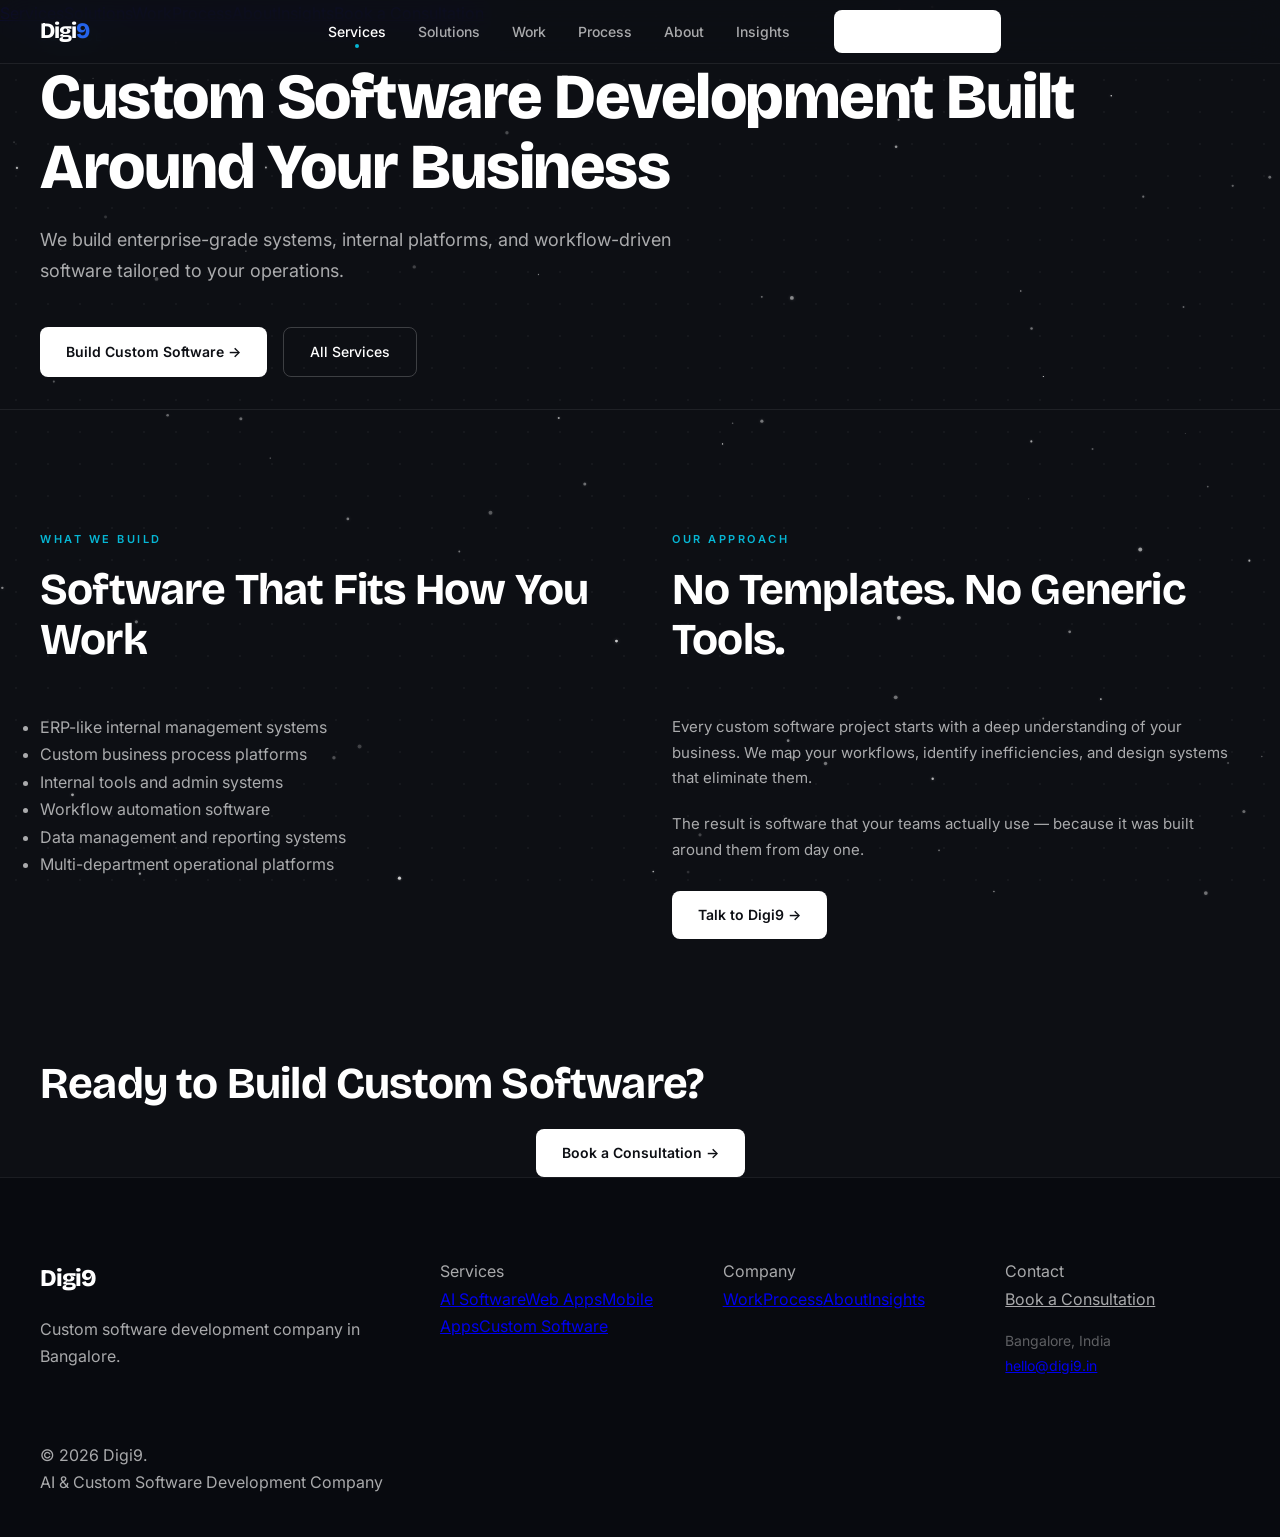
<file: custom-software.html>
<!DOCTYPE html>
<html lang="en">
<head>
<meta charset="UTF-8"><meta name="viewport" content="width=device-width, initial-scale=1.0">
<title>Custom Software Development Built Around Your Business | Digi9</title>
<meta name="description" content="Digi9 builds enterprise-grade custom software, internal platforms, and workflow-driven systems tailored to your operations.">
<link rel="stylesheet" href="assets/css/style.css">
<link rel="icon" type="image/svg+xml" href="data:image/svg+xml,%3Csvg xmlns='http://www.w3.org/2000/svg' viewBox='0 0 100 100'%3E%3Crect width='100' height='100' fill='%231E90FF' rx='20'/%3E%3Ctext x='50' y='65' fill='%23FFF' font-family='Arial' font-size='50' font-weight='bold' text-anchor='middle'%3ED9%3C/text%3E%3C/svg%3E">
</head>
<body>
<canvas id="starfield"></canvas>
<nav><div class="container nav-inner"><a href="index.html" class="logo">Digi<span>9</span></a><ul class="nav-links"><li><a href="services.html" class="active">Services</a></li><li><a href="solutions.html">Solutions</a></li><li><a href="work.html">Work</a></li><li><a href="process.html">Process</a></li><li><a href="about.html">About</a></li><li><a href="insights.html">Insights</a></li><li><a href="contact.html" class="btn-primary" style="margin-left:12px;padding:10px 22px;font-size:13px;">Book a Consultation</a></li></ul><div class="hamburger" id="hamburger"><span></span><span></span><span></span></div></div></nav>
<div class="mobile-menu" id="mobileMenu"><a href="services.html">Services</a><a href="solutions.html">Solutions</a><a href="work.html">Work</a><a href="process.html">Process</a><a href="about.html">About</a><a href="insights.html">Insights</a><a href="contact.html" class="mobile-cta">Book a Consultation</a></div>

<div class="page-header"><div class="container"><div class="hero-fade eyebrow">Service</div><h1 class="hero-fade h1-mega">Custom Software Development Built Around Your Business</h1><p class="hero-fade subtext">We build enterprise-grade systems, internal platforms, and workflow-driven software tailored to your operations.</p><div class="hero-fade btn-group" style="margin-top:24px;"><a href="contact.html" class="btn-primary">Build Custom Software →</a><a href="services.html" class="btn-outline">All Services</a></div><div class="hero-fade page-header-line" style="margin-top:32px;"></div></div></div>

<section class="section"><div class="container"><div class="grid-2" style="gap:64px;">
  <div class="reveal"><div class="eyebrow">What We Build</div><h2 class="section-title">Software That Fits How You Work</h2><ul class="tick-list"><li>ERP-like internal management systems</li><li>Custom business process platforms</li><li>Internal tools and admin systems</li><li>Workflow automation software</li><li>Data management and reporting systems</li><li>Multi-department operational platforms</li></ul></div>
  <div class="reveal"><div class="eyebrow">Our Approach</div><h2 class="section-title">No Templates. No Generic Tools.</h2><p class="body-text" style="margin-bottom:20px;">Every custom software project starts with a deep understanding of your business. We map your workflows, identify inefficiencies, and design systems that eliminate them.</p><p class="body-text" style="margin-bottom:28px;">The result is software that your teams actually use — because it was built around them from day one.</p><a href="contact.html" class="btn-primary">Talk to Digi9 →</a></div>
</div></div></section>

<section class="cta-section"><div class="cta-glow"></div><div class="container" style="position:relative;z-index:2;"><h2 class="reveal section-title text-center" style="margin:0 auto 20px;">Ready to Build Custom Software?</h2><div class="reveal btn-group" style="justify-content:center;"><a href="contact.html" class="btn-primary">Book a Consultation →</a></div></div></section>

<footer><div class="container"><div class="footer-grid"><div><a href="index.html" class="footer-logo">Digi<span>9</span></a><p class="footer-text">Custom software development company in Bangalore.</p></div><div class="footer-links"><div class="footer-heading">Services</div><a href="ai-software-development.html">AI Software</a><a href="web-application-development.html">Web Apps</a><a href="mobile-application-development.html">Mobile Apps</a><a href="custom-software.html">Custom Software</a></div><div class="footer-links"><div class="footer-heading">Company</div><a href="work.html">Work</a><a href="process.html">Process</a><a href="about.html">About</a><a href="insights.html">Insights</a></div><div class="footer-links"><div class="footer-heading">Contact</div><a href="contact.html" style="color:var(--accent);">Book a Consultation</a><p style="margin-top:16px;font-size:14px;color:var(--text-muted);">Bangalore, India<br><a href="mailto:hello@digi9.in">hello@digi9.in</a></p></div></div><div class="footer-bottom"><div>&copy; 2026 Digi9.</div><div>AI & Custom Software Development Company</div></div></div></footer>
<script src="assets/js/main.js"></script>
</body></html>
</file>
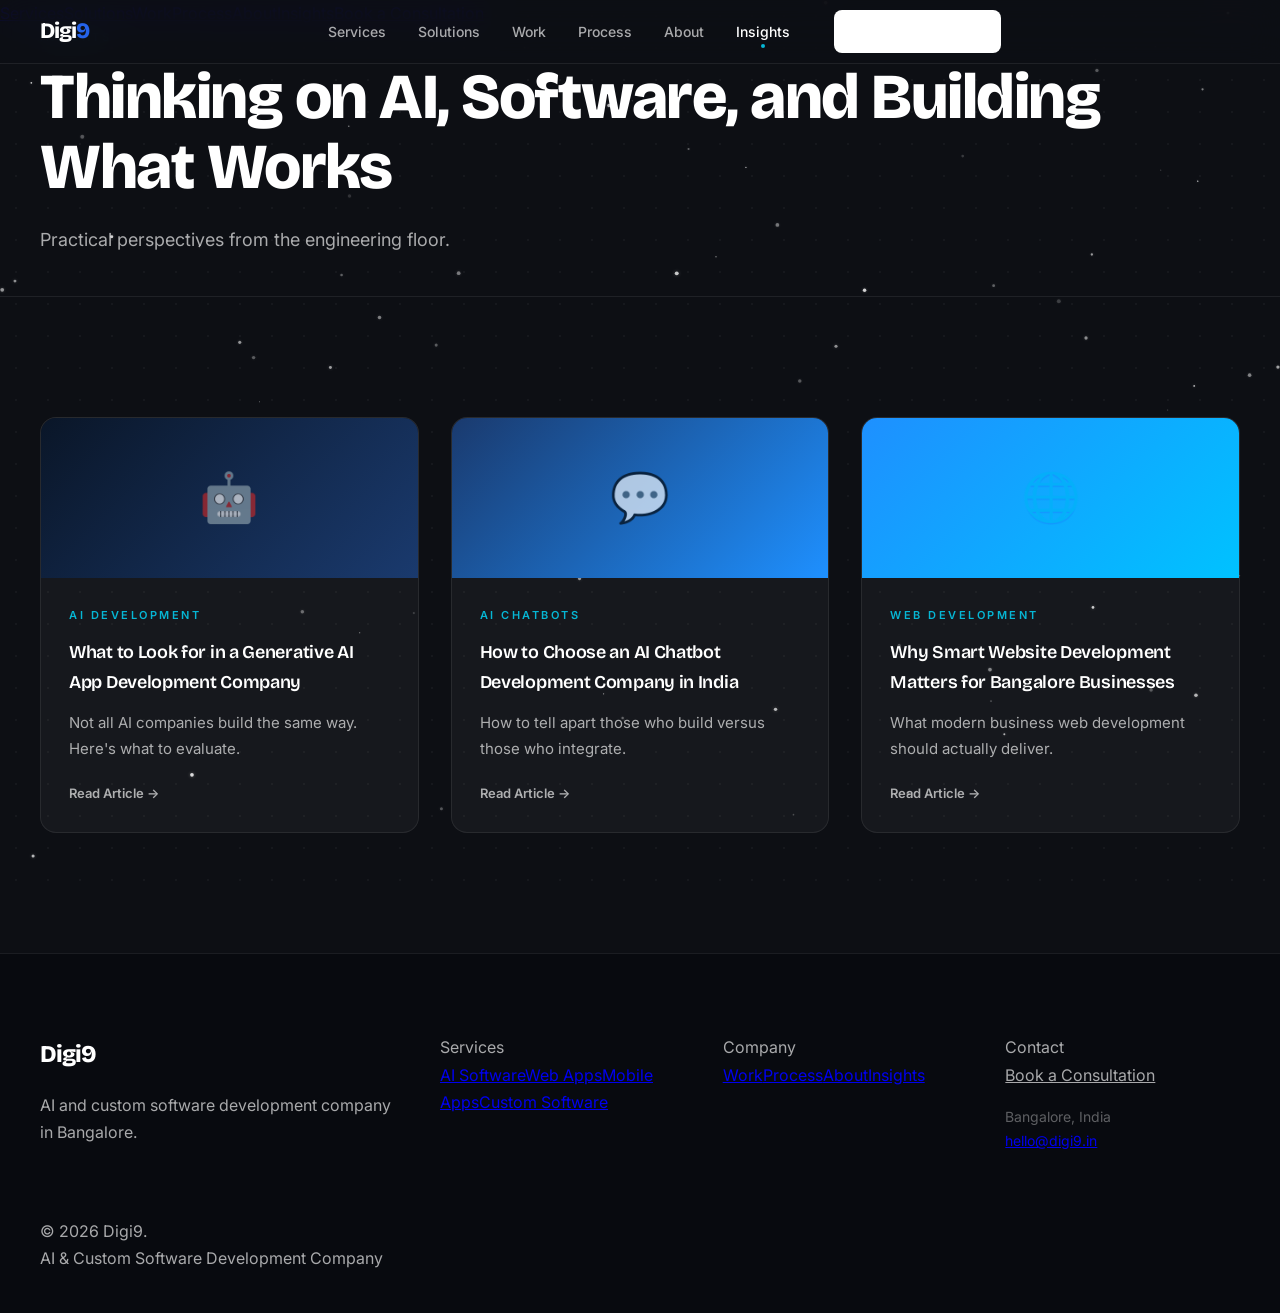
<file: insights.html>
<!DOCTYPE html>
<html lang="en">
<head>
<meta charset="UTF-8"><meta name="viewport" content="width=device-width, initial-scale=1.0">
<title>Insights | AI and Software Development Thinking by Digi9</title>
<meta name="description" content="Read Digi9 insights on generative AI app development, AI chatbot development in India, and smart website development in Bangalore.">
<link rel="stylesheet" href="assets/css/style.css">
<link rel="icon" type="image/svg+xml" href="data:image/svg+xml,%3Csvg xmlns='http://www.w3.org/2000/svg' viewBox='0 0 100 100'%3E%3Crect width='100' height='100' fill='%231E90FF' rx='20'/%3E%3Ctext x='50' y='65' fill='%23FFF' font-family='Arial' font-size='50' font-weight='bold' text-anchor='middle'%3ED9%3C/text%3E%3C/svg%3E">
</head>
<body>
<canvas id="starfield"></canvas>
<nav><div class="container nav-inner"><a href="index.html" class="logo">Digi<span>9</span></a><ul class="nav-links"><li><a href="services.html">Services</a></li><li><a href="solutions.html">Solutions</a></li><li><a href="work.html">Work</a></li><li><a href="process.html">Process</a></li><li><a href="about.html">About</a></li><li><a href="insights.html" class="active">Insights</a></li><li><a href="contact.html" class="btn-primary" style="margin-left:12px;padding:10px 22px;font-size:13px;">Book a Consultation</a></li></ul><div class="hamburger" id="hamburger"><span></span><span></span><span></span></div></div></nav>
<div class="mobile-menu" id="mobileMenu"><a href="services.html">Services</a><a href="solutions.html">Solutions</a><a href="work.html">Work</a><a href="process.html">Process</a><a href="about.html">About</a><a href="insights.html">Insights</a><a href="contact.html" class="mobile-cta">Book a Consultation</a></div>

<div class="page-header"><div class="container"><div class="hero-fade eyebrow">Insights</div><h1 class="hero-fade h1-mega">Thinking on AI, Software, and Building What Works</h1><p class="hero-fade subtext">Practical perspectives from the engineering floor.</p><div class="hero-fade page-header-line"></div></div></div>

<section class="section"><div class="container">
  <div class="grid-3">
    <div class="card card-shimmer reveal-card" style="padding:0; overflow:hidden;">
      <div style="height:160px;background:linear-gradient(135deg,#0a1628 0%,#1a3a6e 100%);display:flex;align-items:center;justify-content:center;font-size:48px;">🤖</div>
      <div style="padding:28px;">
        <div class="eyebrow" style="margin-bottom:12px;">AI Development</div>
        <h3 class="card-title">What to Look for in a Generative AI App Development Company</h3>
        <p class="body-text" style="margin-top:8px;">Not all AI companies build the same way. Here's what to evaluate.</p>
        <div style="margin-top:20px;color:var(--accent);font-size:13px;font-weight:600;">Read Article →</div>
      </div>
    </div>
    <div class="card card-shimmer reveal-card" style="padding:0; overflow:hidden;">
      <div style="height:160px;background:linear-gradient(135deg,#1a3a6e 0%,#1E90FF 100%);display:flex;align-items:center;justify-content:center;font-size:48px;">💬</div>
      <div style="padding:28px;">
        <div class="eyebrow" style="margin-bottom:12px;">AI Chatbots</div>
        <h3 class="card-title">How to Choose an AI Chatbot Development Company in India</h3>
        <p class="body-text" style="margin-top:8px;">How to tell apart those who build versus those who integrate.</p>
        <div style="margin-top:20px;color:var(--accent);font-size:13px;font-weight:600;">Read Article →</div>
      </div>
    </div>
    <div class="card card-shimmer reveal-card" style="padding:0; overflow:hidden;">
      <div style="height:160px;background:linear-gradient(135deg,#1E90FF 0%,#00C2FF 100%);display:flex;align-items:center;justify-content:center;font-size:48px;">🌐</div>
      <div style="padding:28px;">
        <div class="eyebrow" style="margin-bottom:12px;">Web Development</div>
        <h3 class="card-title">Why Smart Website Development Matters for Bangalore Businesses</h3>
        <p class="body-text" style="margin-top:8px;">What modern business web development should actually deliver.</p>
        <div style="margin-top:20px;color:var(--accent);font-size:13px;font-weight:600;">Read Article →</div>
      </div>
    </div>
  </div>
</div></section>

<footer><div class="container"><div class="footer-grid"><div><a href="index.html" class="footer-logo">Digi<span>9</span></a><p class="footer-text">AI and custom software development company in Bangalore.</p></div><div class="footer-links"><div class="footer-heading">Services</div><a href="ai-software-development.html">AI Software</a><a href="web-application-development.html">Web Apps</a><a href="mobile-application-development.html">Mobile Apps</a><a href="custom-software.html">Custom Software</a></div><div class="footer-links"><div class="footer-heading">Company</div><a href="work.html">Work</a><a href="process.html">Process</a><a href="about.html">About</a><a href="insights.html">Insights</a></div><div class="footer-links"><div class="footer-heading">Contact</div><a href="contact.html" style="color:var(--accent);">Book a Consultation</a><p style="margin-top:16px;font-size:14px;color:var(--text-muted);">Bangalore, India<br><a href="mailto:hello@digi9.in">hello@digi9.in</a></p></div></div><div class="footer-bottom"><div>&copy; 2026 Digi9.</div><div>AI & Custom Software Development Company</div></div></div></footer>
<script src="assets/js/main.js"></script>
</body></html>
</file>
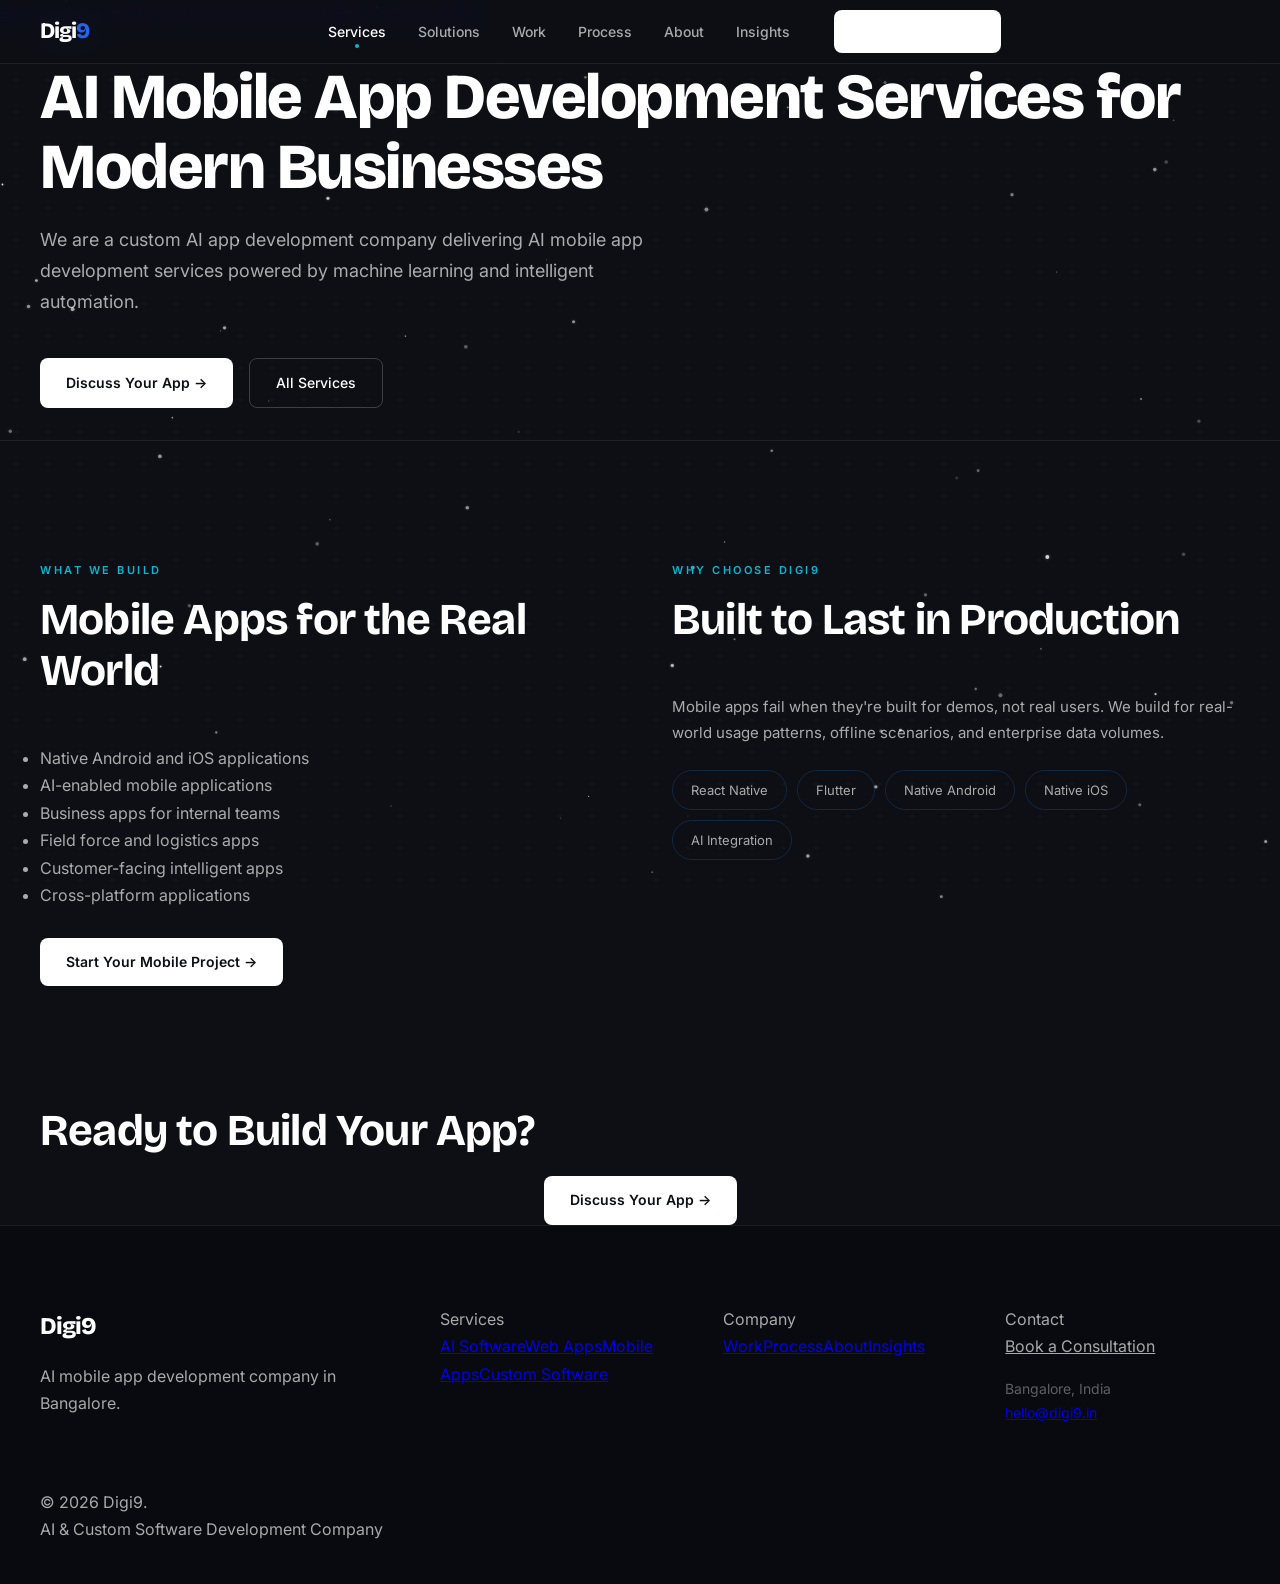
<file: mobile-application-development.html>
<!DOCTYPE html>
<html lang="en">
<head>
<meta charset="UTF-8"><meta name="viewport" content="width=device-width, initial-scale=1.0">
<title>AI Mobile App Development Services for Modern Businesses | Digi9</title>
<meta name="description" content="Digi9 is a custom AI app development company delivering AI mobile app development services for Android and iOS powered by machine learning.">
<link rel="stylesheet" href="assets/css/style.css">
<link rel="icon" type="image/svg+xml" href="data:image/svg+xml,%3Csvg xmlns='http://www.w3.org/2000/svg' viewBox='0 0 100 100'%3E%3Crect width='100' height='100' fill='%231E90FF' rx='20'/%3E%3Ctext x='50' y='65' fill='%23FFF' font-family='Arial' font-size='50' font-weight='bold' text-anchor='middle'%3ED9%3C/text%3E%3C/svg%3E">
</head>
<body>
<canvas id="starfield"></canvas>
<nav><div class="container nav-inner"><a href="index.html" class="logo">Digi<span>9</span></a><ul class="nav-links"><li><a href="services.html" class="active">Services</a></li><li><a href="solutions.html">Solutions</a></li><li><a href="work.html">Work</a></li><li><a href="process.html">Process</a></li><li><a href="about.html">About</a></li><li><a href="insights.html">Insights</a></li><li><a href="contact.html" class="btn-primary" style="margin-left:12px;padding:10px 22px;font-size:13px;">Book a Consultation</a></li></ul><div class="hamburger" id="hamburger"><span></span><span></span><span></span></div></div></nav>
<div class="mobile-menu" id="mobileMenu"><a href="services.html">Services</a><a href="solutions.html">Solutions</a><a href="work.html">Work</a><a href="process.html">Process</a><a href="about.html">About</a><a href="insights.html">Insights</a><a href="contact.html" class="mobile-cta">Book a Consultation</a></div>

<div class="page-header"><div class="container"><div class="hero-fade eyebrow">Service</div><h1 class="hero-fade h1-mega">AI Mobile App Development Services for Modern Businesses</h1><p class="hero-fade subtext">We are a custom AI app development company delivering AI mobile app development services powered by machine learning and intelligent automation.</p><div class="hero-fade btn-group" style="margin-top:24px;"><a href="contact.html" class="btn-primary">Discuss Your App →</a><a href="services.html" class="btn-outline">All Services</a></div><div class="hero-fade page-header-line" style="margin-top:32px;"></div></div></div>

<section class="section"><div class="container"><div class="grid-2" style="gap:64px;">
  <div class="reveal"><div class="eyebrow">What We Build</div><h2 class="section-title">Mobile Apps for the Real World</h2><ul class="tick-list"><li>Native Android and iOS applications</li><li>AI-enabled mobile applications</li><li>Business apps for internal teams</li><li>Field force and logistics apps</li><li>Customer-facing intelligent apps</li><li>Cross-platform applications</li></ul><a href="contact.html" class="btn-primary" style="margin-top:28px;">Start Your Mobile Project →</a></div>
  <div class="reveal"><div class="eyebrow">Why Choose Digi9</div><h2 class="section-title">Built to Last in Production</h2><p class="body-text" style="margin-bottom:24px;">Mobile apps fail when they're built for demos, not real users. We build for real-world usage patterns, offline scenarios, and enterprise data volumes.</p><div style="display:flex;flex-wrap:wrap;gap:10px;margin-top:20px;">
    <span style="padding:8px 18px;border:1px solid rgba(30,144,255,0.2);border-radius:100px;font-size:13px;color:var(--text-secondary);">React Native</span>
    <span style="padding:8px 18px;border:1px solid rgba(30,144,255,0.2);border-radius:100px;font-size:13px;color:var(--text-secondary);">Flutter</span>
    <span style="padding:8px 18px;border:1px solid rgba(30,144,255,0.2);border-radius:100px;font-size:13px;color:var(--text-secondary);">Native Android</span>
    <span style="padding:8px 18px;border:1px solid rgba(30,144,255,0.2);border-radius:100px;font-size:13px;color:var(--text-secondary);">Native iOS</span>
    <span style="padding:8px 18px;border:1px solid rgba(30,144,255,0.2);border-radius:100px;font-size:13px;color:var(--text-secondary);">AI Integration</span>
  </div></div>
</div></div></section>

<section class="cta-section"><div class="cta-glow"></div><div class="container" style="position:relative;z-index:2;"><h2 class="reveal section-title text-center" style="margin:0 auto 20px;">Ready to Build Your App?</h2><div class="reveal btn-group" style="justify-content:center;"><a href="contact.html" class="btn-primary">Discuss Your App →</a></div></div></section>

<footer><div class="container"><div class="footer-grid"><div><a href="index.html" class="footer-logo">Digi<span>9</span></a><p class="footer-text">AI mobile app development company in Bangalore.</p></div><div class="footer-links"><div class="footer-heading">Services</div><a href="ai-software-development.html">AI Software</a><a href="web-application-development.html">Web Apps</a><a href="mobile-application-development.html">Mobile Apps</a><a href="custom-software.html">Custom Software</a></div><div class="footer-links"><div class="footer-heading">Company</div><a href="work.html">Work</a><a href="process.html">Process</a><a href="about.html">About</a><a href="insights.html">Insights</a></div><div class="footer-links"><div class="footer-heading">Contact</div><a href="contact.html" style="color:var(--accent);">Book a Consultation</a><p style="margin-top:16px;font-size:14px;color:var(--text-muted);">Bangalore, India<br><a href="mailto:hello@digi9.in">hello@digi9.in</a></p></div></div><div class="footer-bottom"><div>&copy; 2026 Digi9.</div><div>AI & Custom Software Development Company</div></div></div></footer>
<script src="assets/js/main.js"></script>
</body></html>
</file>
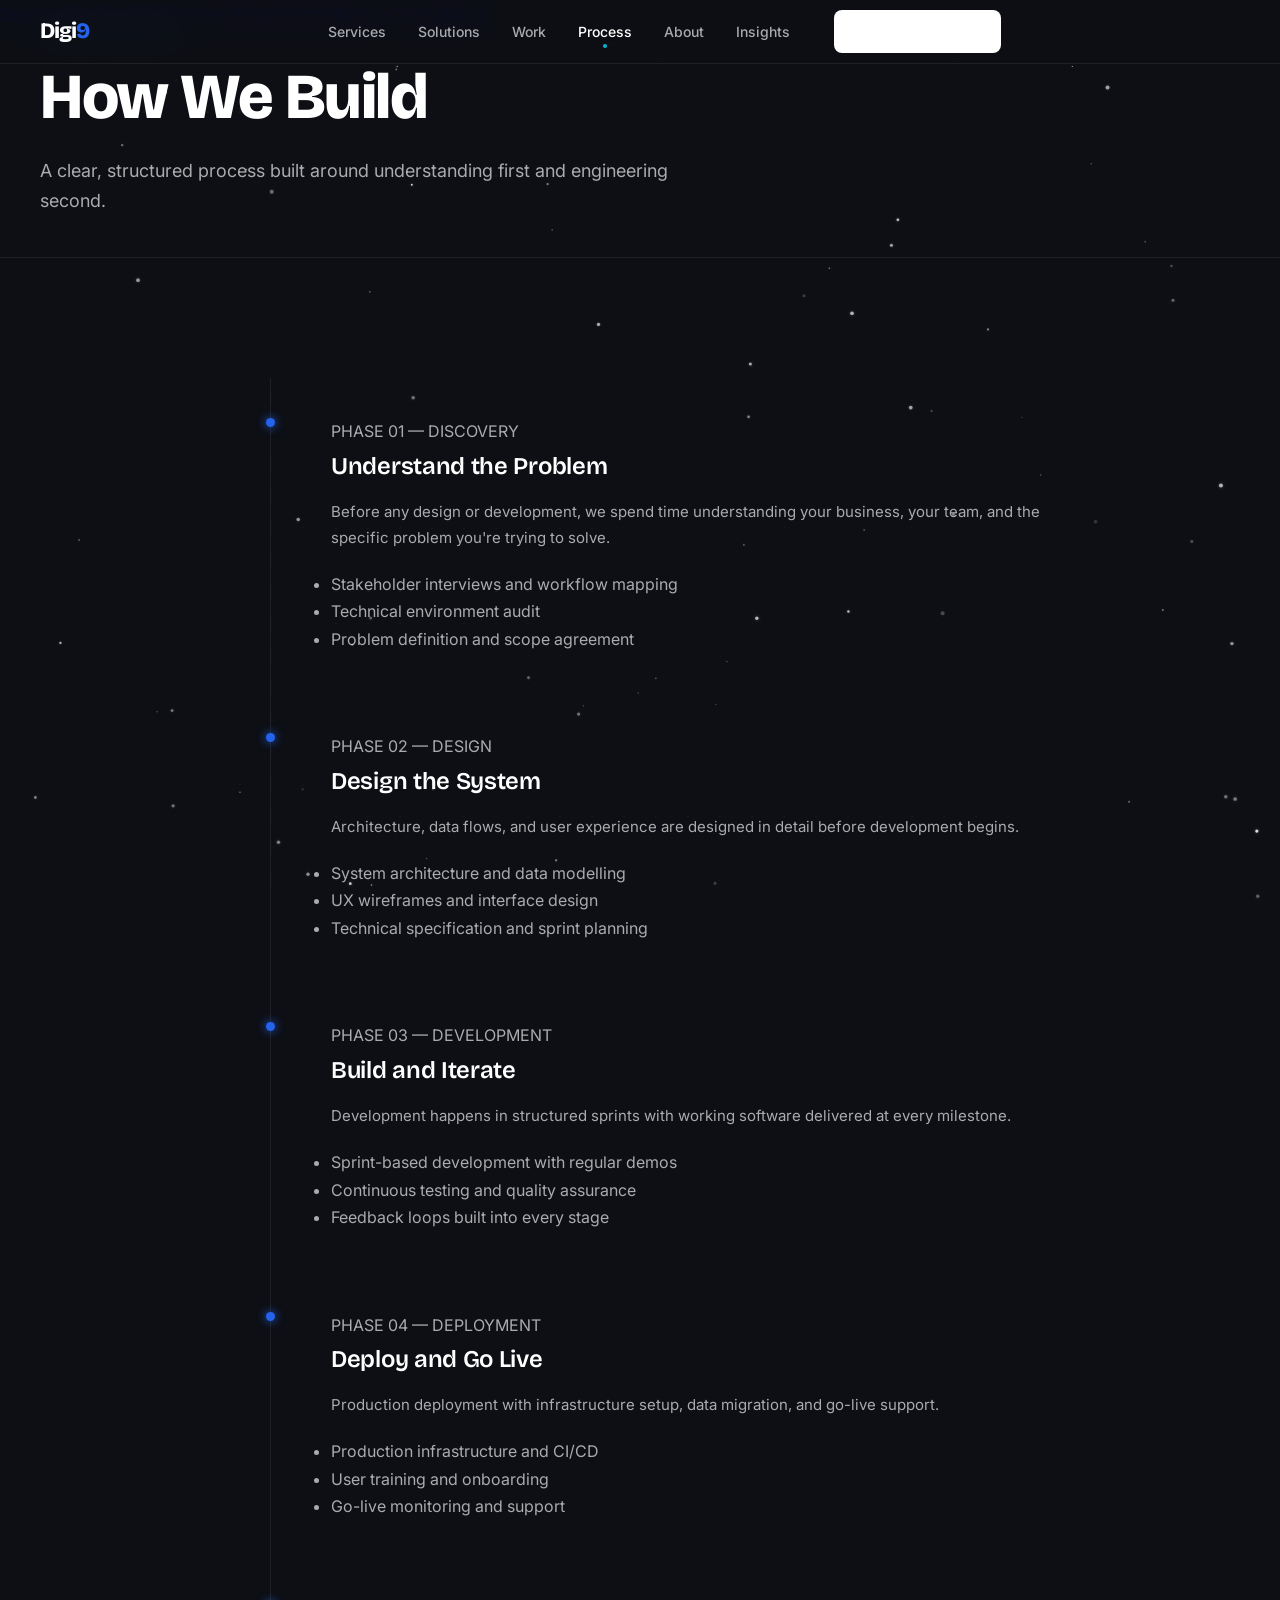
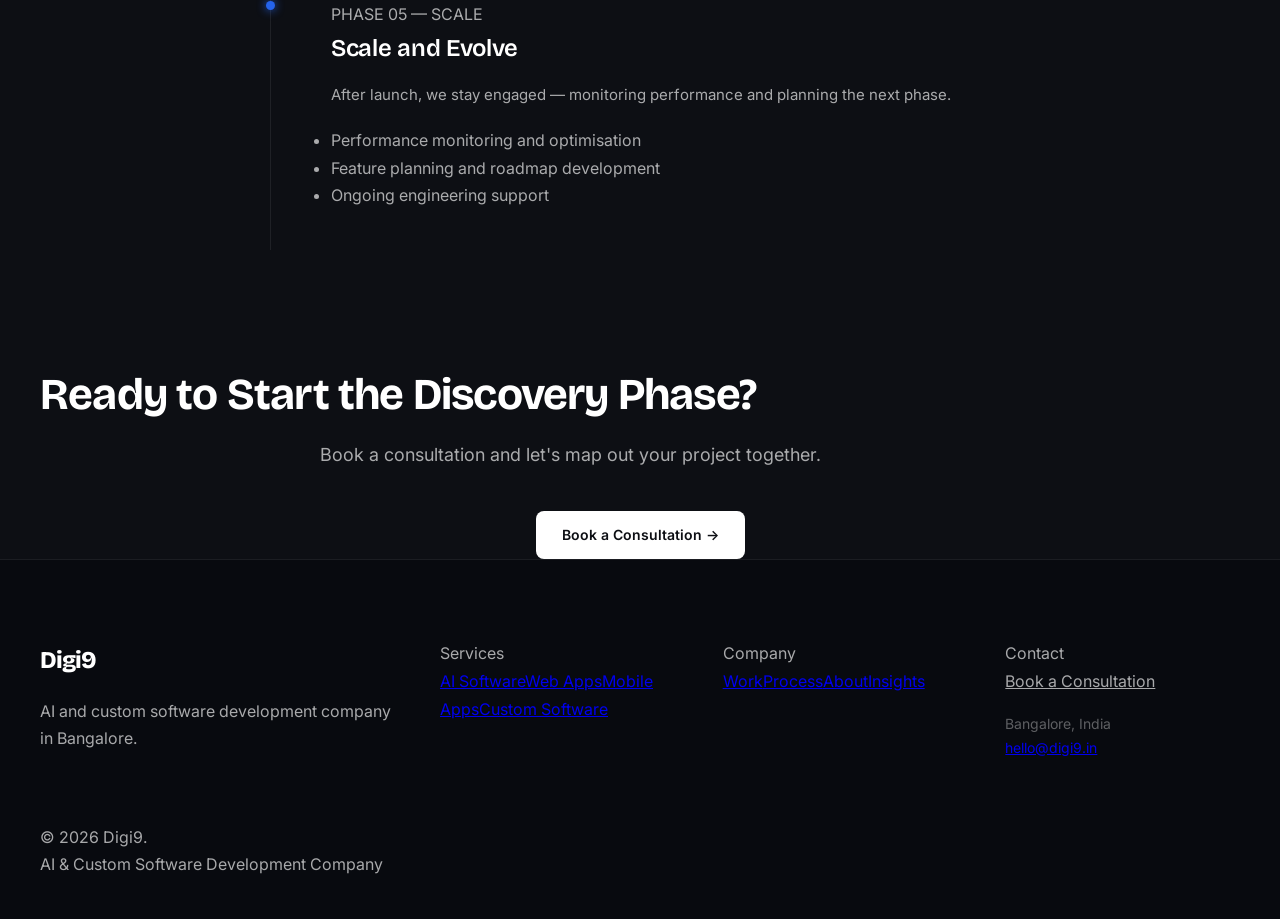
<file: process.html>
<!DOCTYPE html>
<html lang="en">
<head>
<meta charset="UTF-8"><meta name="viewport" content="width=device-width, initial-scale=1.0">
<title>How Digi9 Works | Our Software Development Process</title>
<meta name="description" content="Digi9 follows a structured 5-step process: Discovery, Design, Development, Deployment, and Scale.">
<link rel="stylesheet" href="assets/css/style.css">
<link rel="icon" type="image/svg+xml" href="data:image/svg+xml,%3Csvg xmlns='http://www.w3.org/2000/svg' viewBox='0 0 100 100'%3E%3Crect width='100' height='100' fill='%231E90FF' rx='20'/%3E%3Ctext x='50' y='65' fill='%23FFF' font-family='Arial' font-size='50' font-weight='bold' text-anchor='middle'%3ED9%3C/text%3E%3C/svg%3E">
</head>
<body>
<canvas id="starfield"></canvas>
<nav><div class="container nav-inner"><a href="index.html" class="logo">Digi<span>9</span></a><ul class="nav-links"><li><a href="services.html">Services</a></li><li><a href="solutions.html">Solutions</a></li><li><a href="work.html">Work</a></li><li><a href="process.html" class="active">Process</a></li><li><a href="about.html">About</a></li><li><a href="insights.html">Insights</a></li><li><a href="contact.html" class="btn-primary" style="margin-left:12px;padding:10px 22px;font-size:13px;">Book a Consultation</a></li></ul><div class="hamburger" id="hamburger"><span></span><span></span><span></span></div></div></nav>
<div class="mobile-menu" id="mobileMenu"><a href="services.html">Services</a><a href="solutions.html">Solutions</a><a href="work.html">Work</a><a href="process.html">Process</a><a href="about.html">About</a><a href="insights.html">Insights</a><a href="contact.html" class="mobile-cta">Book a Consultation</a></div>

<div class="page-header"><div class="container"><div class="hero-fade eyebrow">Our Methodology</div><h1 class="hero-fade h1-mega">How We Build</h1><p class="hero-fade subtext">A clear, structured process built around understanding first and engineering second.</p><div class="hero-fade page-header-line"></div></div></div>

<section class="section"><div class="container" style="max-width:900px;">
  <div class="process-timeline">
    <div class="process-step reveal-card"><div class="step-dot"></div><div><div class="step-num">PHASE 01 — DISCOVERY</div><h3 class="card-title" style="font-size:24px;">Understand the Problem</h3><p class="body-text" style="margin-bottom:20px;">Before any design or development, we spend time understanding your business, your team, and the specific problem you're trying to solve.</p><ul class="tick-list"><li>Stakeholder interviews and workflow mapping</li><li>Technical environment audit</li><li>Problem definition and scope agreement</li></ul></div></div>
    <div class="process-step reveal-card"><div class="step-dot"></div><div><div class="step-num">PHASE 02 — DESIGN</div><h3 class="card-title" style="font-size:24px;">Design the System</h3><p class="body-text" style="margin-bottom:20px;">Architecture, data flows, and user experience are designed in detail before development begins.</p><ul class="tick-list"><li>System architecture and data modelling</li><li>UX wireframes and interface design</li><li>Technical specification and sprint planning</li></ul></div></div>
    <div class="process-step reveal-card"><div class="step-dot"></div><div><div class="step-num">PHASE 03 — DEVELOPMENT</div><h3 class="card-title" style="font-size:24px;">Build and Iterate</h3><p class="body-text" style="margin-bottom:20px;">Development happens in structured sprints with working software delivered at every milestone.</p><ul class="tick-list"><li>Sprint-based development with regular demos</li><li>Continuous testing and quality assurance</li><li>Feedback loops built into every stage</li></ul></div></div>
    <div class="process-step reveal-card"><div class="step-dot"></div><div><div class="step-num">PHASE 04 — DEPLOYMENT</div><h3 class="card-title" style="font-size:24px;">Deploy and Go Live</h3><p class="body-text" style="margin-bottom:20px;">Production deployment with infrastructure setup, data migration, and go-live support.</p><ul class="tick-list"><li>Production infrastructure and CI/CD</li><li>User training and onboarding</li><li>Go-live monitoring and support</li></ul></div></div>
    <div class="process-step reveal-card"><div class="step-dot"></div><div><div class="step-num">PHASE 05 — SCALE</div><h3 class="card-title" style="font-size:24px;">Scale and Evolve</h3><p class="body-text" style="margin-bottom:20px;">After launch, we stay engaged — monitoring performance and planning the next phase.</p><ul class="tick-list"><li>Performance monitoring and optimisation</li><li>Feature planning and roadmap development</li><li>Ongoing engineering support</li></ul></div></div>
  </div>
</div></section>

<section class="cta-section"><div class="cta-glow"></div><div class="container" style="position:relative;z-index:2;"><h2 class="reveal section-title text-center" style="margin:0 auto 20px;">Ready to Start the Discovery Phase?</h2><p class="reveal subtext text-center" style="margin:0 auto 40px;">Book a consultation and let's map out your project together.</p><div class="reveal btn-group" style="justify-content:center;"><a href="contact.html" class="btn-primary">Book a Consultation →</a></div></div></section>

<footer><div class="container"><div class="footer-grid"><div><a href="index.html" class="footer-logo">Digi<span>9</span></a><p class="footer-text">AI and custom software development company in Bangalore.</p></div><div class="footer-links"><div class="footer-heading">Services</div><a href="ai-software-development.html">AI Software</a><a href="web-application-development.html">Web Apps</a><a href="mobile-application-development.html">Mobile Apps</a><a href="custom-software.html">Custom Software</a></div><div class="footer-links"><div class="footer-heading">Company</div><a href="work.html">Work</a><a href="process.html">Process</a><a href="about.html">About</a><a href="insights.html">Insights</a></div><div class="footer-links"><div class="footer-heading">Contact</div><a href="contact.html" style="color:var(--accent);">Book a Consultation</a><p style="margin-top:16px;font-size:14px;color:var(--text-muted);">Bangalore, India<br><a href="mailto:hello@digi9.in">hello@digi9.in</a></p></div></div><div class="footer-bottom"><div>&copy; 2026 Digi9.</div><div>AI & Custom Software Development Company</div></div></div></footer>
<script src="assets/js/main.js"></script>
</body></html>
</file>
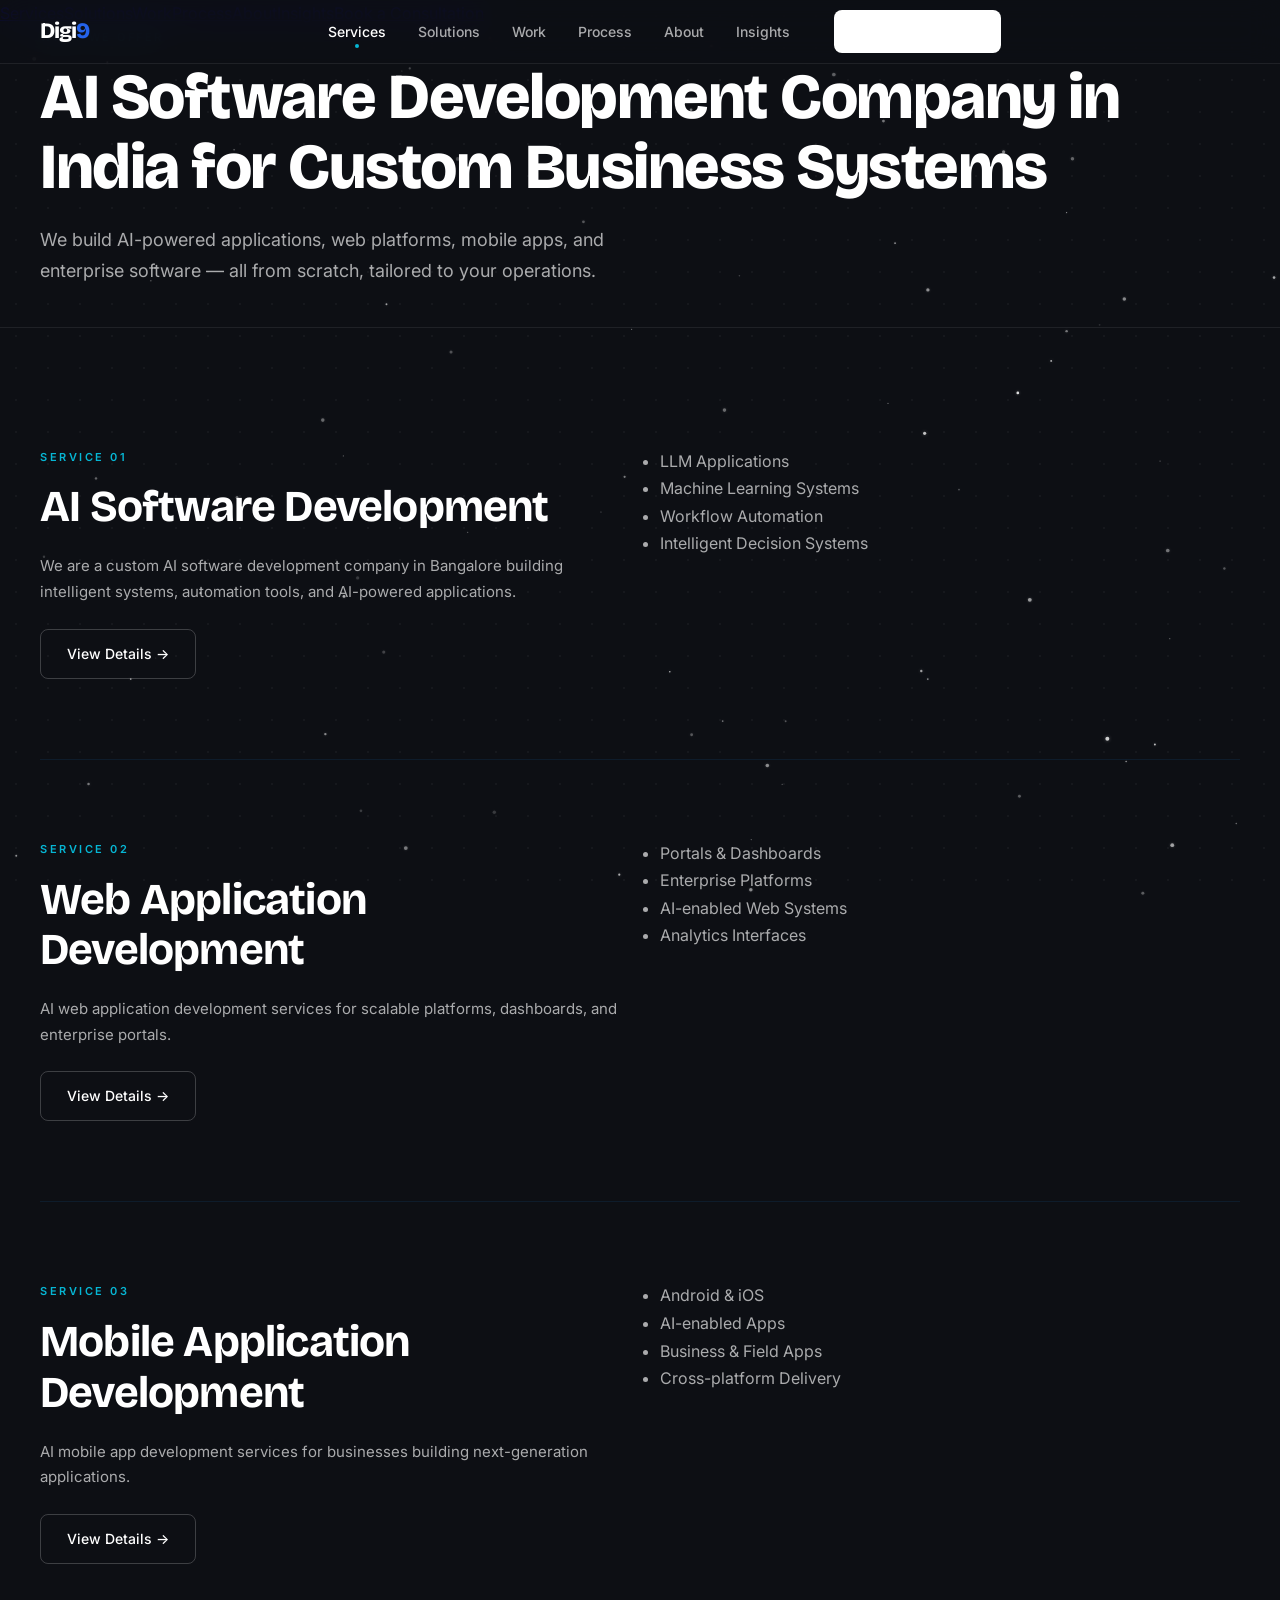
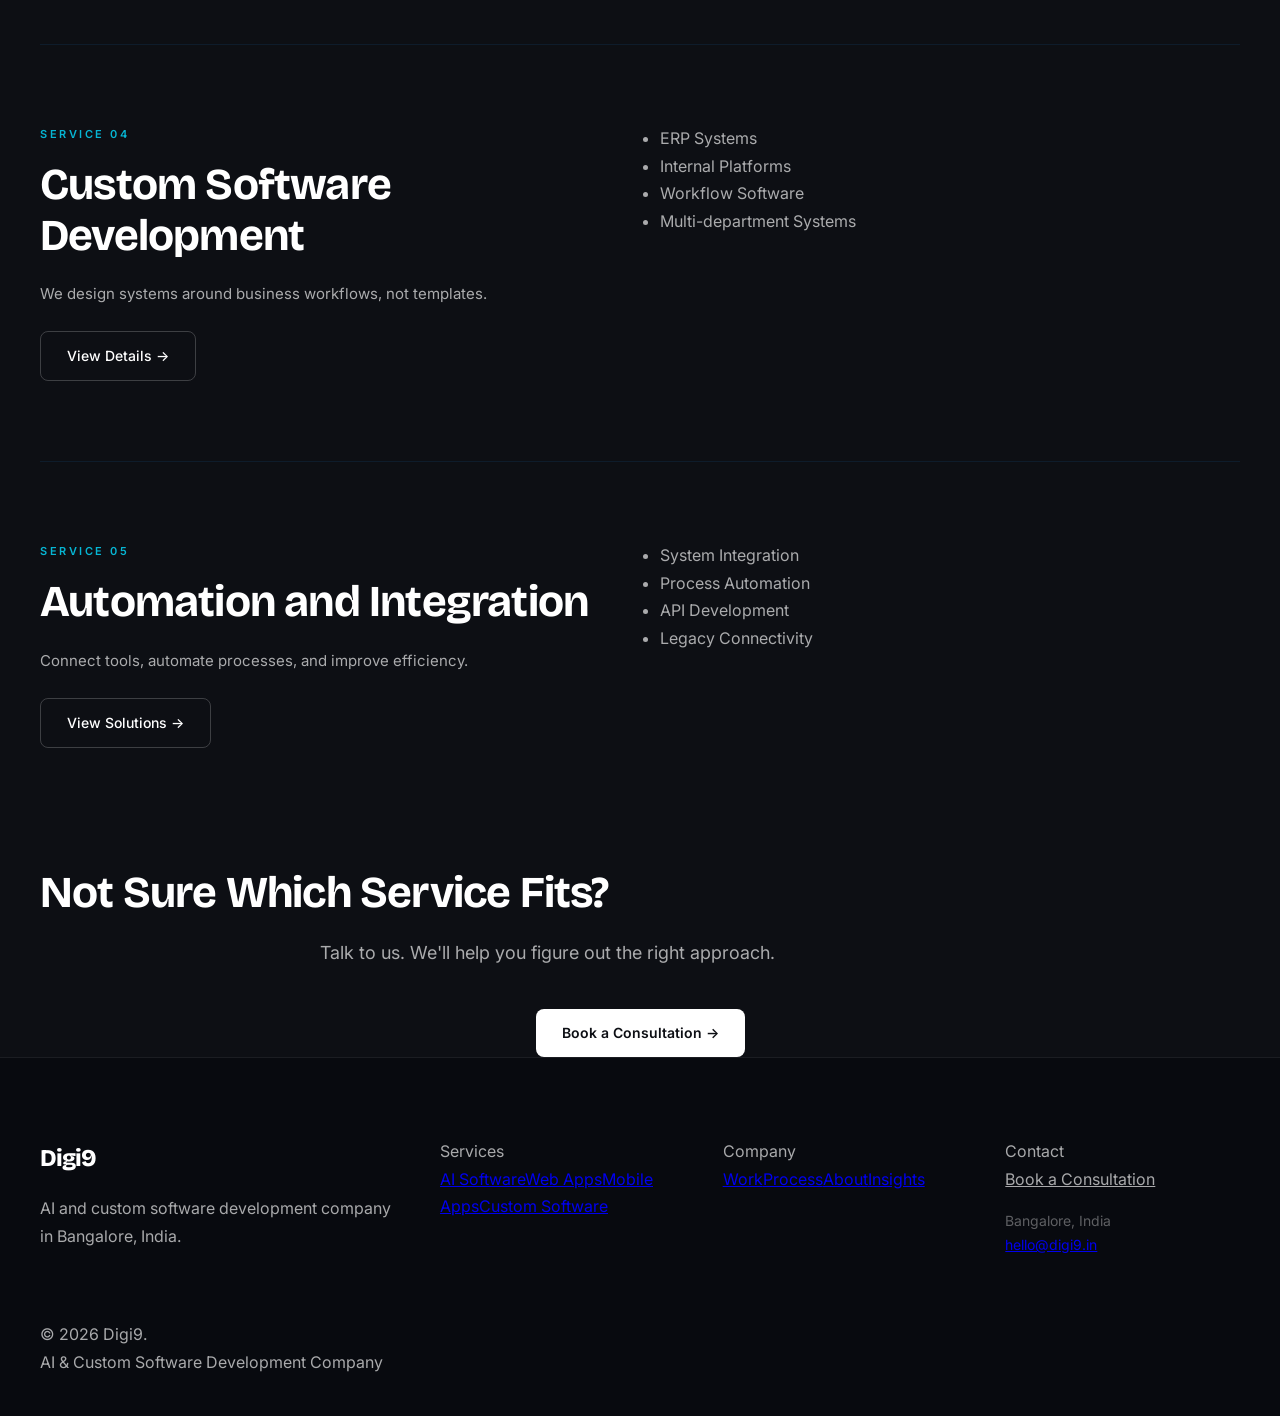
<file: services.html>
<!DOCTYPE html>
<html lang="en">
<head>
<meta charset="UTF-8">
<meta name="viewport" content="width=device-width, initial-scale=1.0">
<title>AI Software Development Company in India | Digi9</title>
<meta name="description" content="Digi9 offers custom AI software development services in Bangalore including web, mobile, enterprise software, and automation solutions.">
<link rel="stylesheet" href="assets/css/style.css">
<link rel="icon" type="image/svg+xml" href="data:image/svg+xml,%3Csvg xmlns='http://www.w3.org/2000/svg' viewBox='0 0 100 100'%3E%3Crect width='100' height='100' fill='%231E90FF' rx='20'/%3E%3Ctext x='50' y='65' fill='%23FFF' font-family='Arial' font-size='50' font-weight='bold' text-anchor='middle'%3ED9%3C/text%3E%3C/svg%3E">
</head>
<body>
<canvas id="starfield"></canvas>
<nav><div class="container nav-inner"><a href="index.html" class="logo">Digi<span>9</span></a><ul class="nav-links"><li><a href="services.html" class="active">Services</a></li><li><a href="solutions.html">Solutions</a></li><li><a href="work.html">Work</a></li><li><a href="process.html">Process</a></li><li><a href="about.html">About</a></li><li><a href="insights.html">Insights</a></li><li><a href="contact.html" class="btn-primary" style="margin-left:12px;padding:10px 22px;font-size:13px;">Book a Consultation</a></li></ul><div class="hamburger" id="hamburger"><span></span><span></span><span></span></div></div></nav>
<div class="mobile-menu" id="mobileMenu"><a href="services.html">Services</a><a href="solutions.html">Solutions</a><a href="work.html">Work</a><a href="process.html">Process</a><a href="about.html">About</a><a href="insights.html">Insights</a><a href="contact.html" class="mobile-cta">Book a Consultation</a></div>

<div class="page-header">
  <div class="container">
    <div class="hero-fade eyebrow">What We Offer</div>
    <h1 class="hero-fade h1-mega">AI Software Development Company in India for Custom Business Systems</h1>
    <p class="hero-fade subtext">We build AI-powered applications, web platforms, mobile apps, and enterprise software — all from scratch, tailored to your operations.</p>
    <div class="hero-fade page-header-line"></div>
  </div>
</div>

<section class="section">
  <div class="container">
    <!-- AI Software -->
    <div style="margin-bottom:80px; padding-bottom:80px; border-bottom:1px solid rgba(30,144,255,0.1);">
      <div class="grid-2 reveal">
        <div>
          <div class="eyebrow">Service 01</div>
          <h2 class="section-title" style="margin-bottom:20px;">AI Software Development</h2>
          <p class="body-text">We are a custom AI software development company in Bangalore building intelligent systems, automation tools, and AI-powered applications.</p>
          <a href="ai-software-development.html" class="btn-outline" style="margin-top:24px;">View Details →</a>
        </div>
        <div>
          <ul class="tick-list"><li>LLM Applications</li><li>Machine Learning Systems</li><li>Workflow Automation</li><li>Intelligent Decision Systems</li></ul>
        </div>
      </div>
    </div>
    <!-- Web -->
    <div style="margin-bottom:80px; padding-bottom:80px; border-bottom:1px solid rgba(30,144,255,0.1);">
      <div class="grid-2 reveal">
        <div>
          <div class="eyebrow">Service 02</div>
          <h2 class="section-title" style="margin-bottom:20px;">Web Application Development</h2>
          <p class="body-text">AI web application development services for scalable platforms, dashboards, and enterprise portals.</p>
          <a href="web-application-development.html" class="btn-outline" style="margin-top:24px;">View Details →</a>
        </div>
        <div>
          <ul class="tick-list"><li>Portals & Dashboards</li><li>Enterprise Platforms</li><li>AI-enabled Web Systems</li><li>Analytics Interfaces</li></ul>
        </div>
      </div>
    </div>
    <!-- Mobile -->
    <div style="margin-bottom:80px; padding-bottom:80px; border-bottom:1px solid rgba(30,144,255,0.1);">
      <div class="grid-2 reveal">
        <div>
          <div class="eyebrow">Service 03</div>
          <h2 class="section-title" style="margin-bottom:20px;">Mobile Application Development</h2>
          <p class="body-text">AI mobile app development services for businesses building next-generation applications.</p>
          <a href="mobile-application-development.html" class="btn-outline" style="margin-top:24px;">View Details →</a>
        </div>
        <div>
          <ul class="tick-list"><li>Android & iOS</li><li>AI-enabled Apps</li><li>Business & Field Apps</li><li>Cross-platform Delivery</li></ul>
        </div>
      </div>
    </div>
    <!-- Custom -->
    <div style="margin-bottom:80px; padding-bottom:80px; border-bottom:1px solid rgba(30,144,255,0.1);">
      <div class="grid-2 reveal">
        <div>
          <div class="eyebrow">Service 04</div>
          <h2 class="section-title" style="margin-bottom:20px;">Custom Software Development</h2>
          <p class="body-text">We design systems around business workflows, not templates.</p>
          <a href="custom-software.html" class="btn-outline" style="margin-top:24px;">View Details →</a>
        </div>
        <div>
          <ul class="tick-list"><li>ERP Systems</li><li>Internal Platforms</li><li>Workflow Software</li><li>Multi-department Systems</li></ul>
        </div>
      </div>
    </div>
    <!-- Automation -->
    <div class="grid-2 reveal">
      <div>
        <div class="eyebrow">Service 05</div>
        <h2 class="section-title" style="margin-bottom:20px;">Automation and Integration</h2>
        <p class="body-text">Connect tools, automate processes, and improve efficiency.</p>
        <a href="solutions.html" class="btn-outline" style="margin-top:24px;">View Solutions →</a>
      </div>
      <div>
        <ul class="tick-list"><li>System Integration</li><li>Process Automation</li><li>API Development</li><li>Legacy Connectivity</li></ul>
      </div>
    </div>
  </div>
</section>

<section class="cta-section"><div class="cta-glow"></div><div class="container" style="position:relative;z-index:2;"><h2 class="reveal section-title text-center" style="margin:0 auto 20px;">Not Sure Which Service Fits?</h2><p class="reveal subtext text-center" style="margin:0 auto 40px;">Talk to us. We'll help you figure out the right approach.</p><div class="reveal btn-group" style="justify-content:center;"><a href="contact.html" class="btn-primary">Book a Consultation →</a></div></div></section>

<footer><div class="container"><div class="footer-grid"><div><a href="index.html" class="footer-logo">Digi<span>9</span></a><p class="footer-text">AI and custom software development company in Bangalore, India.</p></div><div class="footer-links"><div class="footer-heading">Services</div><a href="ai-software-development.html">AI Software</a><a href="web-application-development.html">Web Apps</a><a href="mobile-application-development.html">Mobile Apps</a><a href="custom-software.html">Custom Software</a></div><div class="footer-links"><div class="footer-heading">Company</div><a href="work.html">Work</a><a href="process.html">Process</a><a href="about.html">About</a><a href="insights.html">Insights</a></div><div class="footer-links"><div class="footer-heading">Contact</div><a href="contact.html" style="color:var(--accent);">Book a Consultation</a><p style="margin-top:16px;font-size:14px;color:var(--text-muted);">Bangalore, India<br><a href="mailto:hello@digi9.in">hello@digi9.in</a></p></div></div><div class="footer-bottom"><div>&copy; 2026 Digi9.</div><div>AI & Custom Software Development Company</div></div></div></footer>
<script src="assets/js/main.js"></script>
</body>
</html>
</file>
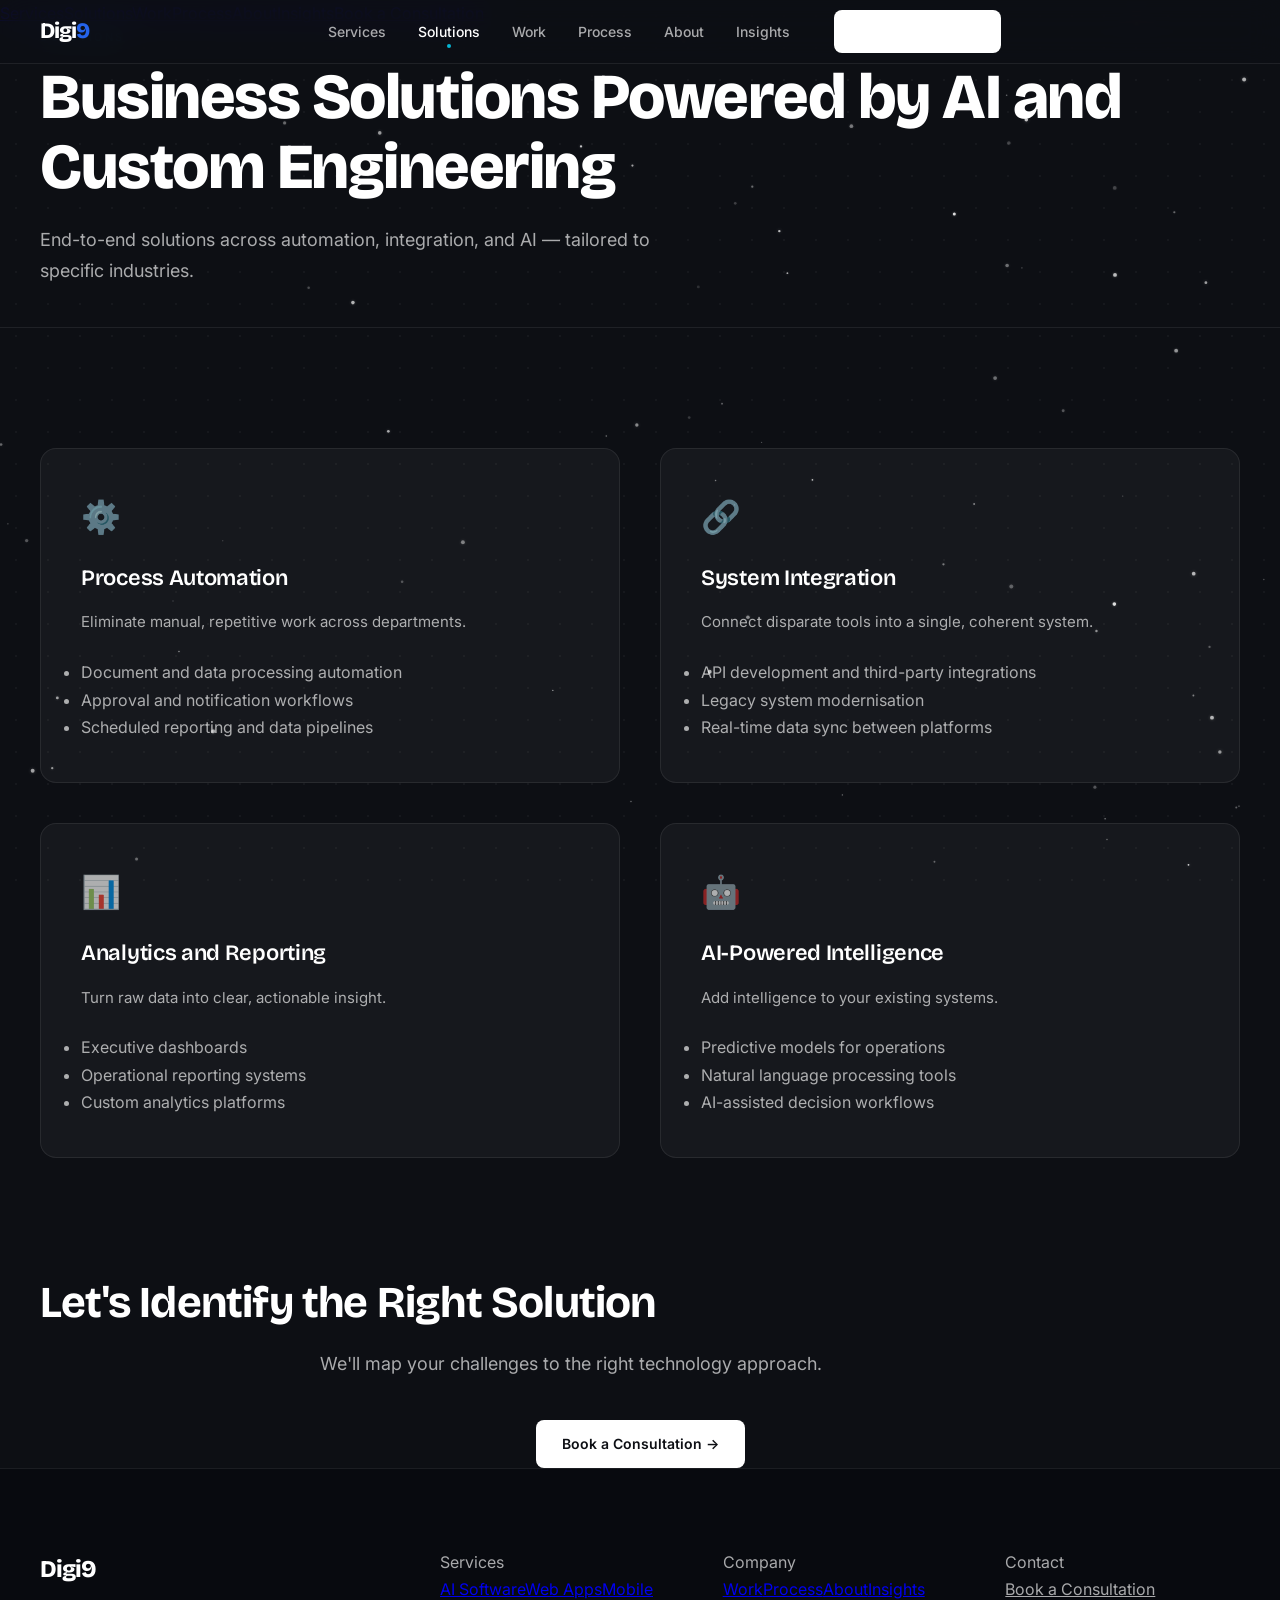
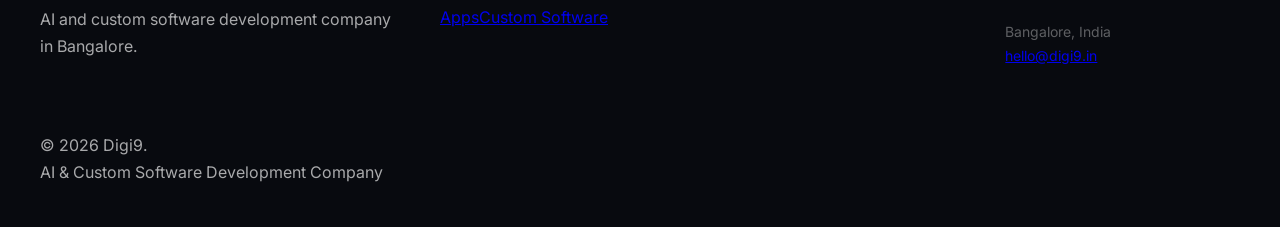
<file: solutions.html>
<!DOCTYPE html>
<html lang="en">
<head>
<meta charset="UTF-8"><meta name="viewport" content="width=device-width, initial-scale=1.0">
<title>Business Solutions by Digi9 | AI and Software Systems</title>
<meta name="description" content="Digi9 delivers structured AI and software solutions for enterprise, government, healthcare, education, and more.">
<link rel="stylesheet" href="assets/css/style.css">
<link rel="icon" type="image/svg+xml" href="data:image/svg+xml,%3Csvg xmlns='http://www.w3.org/2000/svg' viewBox='0 0 100 100'%3E%3Crect width='100' height='100' fill='%231E90FF' rx='20'/%3E%3Ctext x='50' y='65' fill='%23FFF' font-family='Arial' font-size='50' font-weight='bold' text-anchor='middle'%3ED9%3C/text%3E%3C/svg%3E">
</head>
<body>
<canvas id="starfield"></canvas>
<nav><div class="container nav-inner"><a href="index.html" class="logo">Digi<span>9</span></a><ul class="nav-links"><li><a href="services.html">Services</a></li><li><a href="solutions.html" class="active">Solutions</a></li><li><a href="work.html">Work</a></li><li><a href="process.html">Process</a></li><li><a href="about.html">About</a></li><li><a href="insights.html">Insights</a></li><li><a href="contact.html" class="btn-primary" style="margin-left:12px;padding:10px 22px;font-size:13px;">Book a Consultation</a></li></ul><div class="hamburger" id="hamburger"><span></span><span></span><span></span></div></div></nav>
<div class="mobile-menu" id="mobileMenu"><a href="services.html">Services</a><a href="solutions.html">Solutions</a><a href="work.html">Work</a><a href="process.html">Process</a><a href="about.html">About</a><a href="insights.html">Insights</a><a href="contact.html" class="mobile-cta">Book a Consultation</a></div>

<div class="page-header"><div class="container"><div class="hero-fade eyebrow">Solutions</div><h1 class="hero-fade h1-mega">Business Solutions Powered by AI and Custom Engineering</h1><p class="hero-fade subtext">End-to-end solutions across automation, integration, and AI — tailored to specific industries.</p><div class="hero-fade page-header-line"></div></div></div>

<section class="section"><div class="container">
  <div class="grid-2">
    <div class="card float-card reveal-card" style="padding:40px;">
      <div style="font-size:32px;margin-bottom:16px;">⚙️</div>
      <h3 class="card-title" style="font-size:22px;">Process Automation</h3>
      <p class="body-text" style="margin:12px 0 24px;">Eliminate manual, repetitive work across departments.</p>
      <ul class="tick-list"><li>Document and data processing automation</li><li>Approval and notification workflows</li><li>Scheduled reporting and data pipelines</li></ul>
    </div>
    <div class="card float-card reveal-card" style="padding:40px;">
      <div style="font-size:32px;margin-bottom:16px;">🔗</div>
      <h3 class="card-title" style="font-size:22px;">System Integration</h3>
      <p class="body-text" style="margin:12px 0 24px;">Connect disparate tools into a single, coherent system.</p>
      <ul class="tick-list"><li>API development and third-party integrations</li><li>Legacy system modernisation</li><li>Real-time data sync between platforms</li></ul>
    </div>
    <div class="card float-card reveal-card" style="padding:40px;">
      <div style="font-size:32px;margin-bottom:16px;">📊</div>
      <h3 class="card-title" style="font-size:22px;">Analytics and Reporting</h3>
      <p class="body-text" style="margin:12px 0 24px;">Turn raw data into clear, actionable insight.</p>
      <ul class="tick-list"><li>Executive dashboards</li><li>Operational reporting systems</li><li>Custom analytics platforms</li></ul>
    </div>
    <div class="card float-card reveal-card" style="padding:40px;">
      <div style="font-size:32px;margin-bottom:16px;">🤖</div>
      <h3 class="card-title" style="font-size:22px;">AI-Powered Intelligence</h3>
      <p class="body-text" style="margin:12px 0 24px;">Add intelligence to your existing systems.</p>
      <ul class="tick-list"><li>Predictive models for operations</li><li>Natural language processing tools</li><li>AI-assisted decision workflows</li></ul>
    </div>
  </div>
</div></section>

<section class="cta-section"><div class="cta-glow"></div><div class="container" style="position:relative;z-index:2;"><h2 class="reveal section-title text-center" style="margin:0 auto 20px;">Let's Identify the Right Solution</h2><p class="reveal subtext text-center" style="margin:0 auto 40px;">We'll map your challenges to the right technology approach.</p><div class="reveal btn-group" style="justify-content:center;"><a href="contact.html" class="btn-primary">Book a Consultation →</a></div></div></section>

<footer><div class="container"><div class="footer-grid"><div><a href="index.html" class="footer-logo">Digi<span>9</span></a><p class="footer-text">AI and custom software development company in Bangalore.</p></div><div class="footer-links"><div class="footer-heading">Services</div><a href="ai-software-development.html">AI Software</a><a href="web-application-development.html">Web Apps</a><a href="mobile-application-development.html">Mobile Apps</a><a href="custom-software.html">Custom Software</a></div><div class="footer-links"><div class="footer-heading">Company</div><a href="work.html">Work</a><a href="process.html">Process</a><a href="about.html">About</a><a href="insights.html">Insights</a></div><div class="footer-links"><div class="footer-heading">Contact</div><a href="contact.html" style="color:var(--accent);">Book a Consultation</a><p style="margin-top:16px;font-size:14px;color:var(--text-muted);">Bangalore, India<br><a href="mailto:hello@digi9.in">hello@digi9.in</a></p></div></div><div class="footer-bottom"><div>&copy; 2026 Digi9.</div><div>AI & Custom Software Development Company</div></div></div></footer>
<script src="assets/js/main.js"></script>
</body></html>
</file>
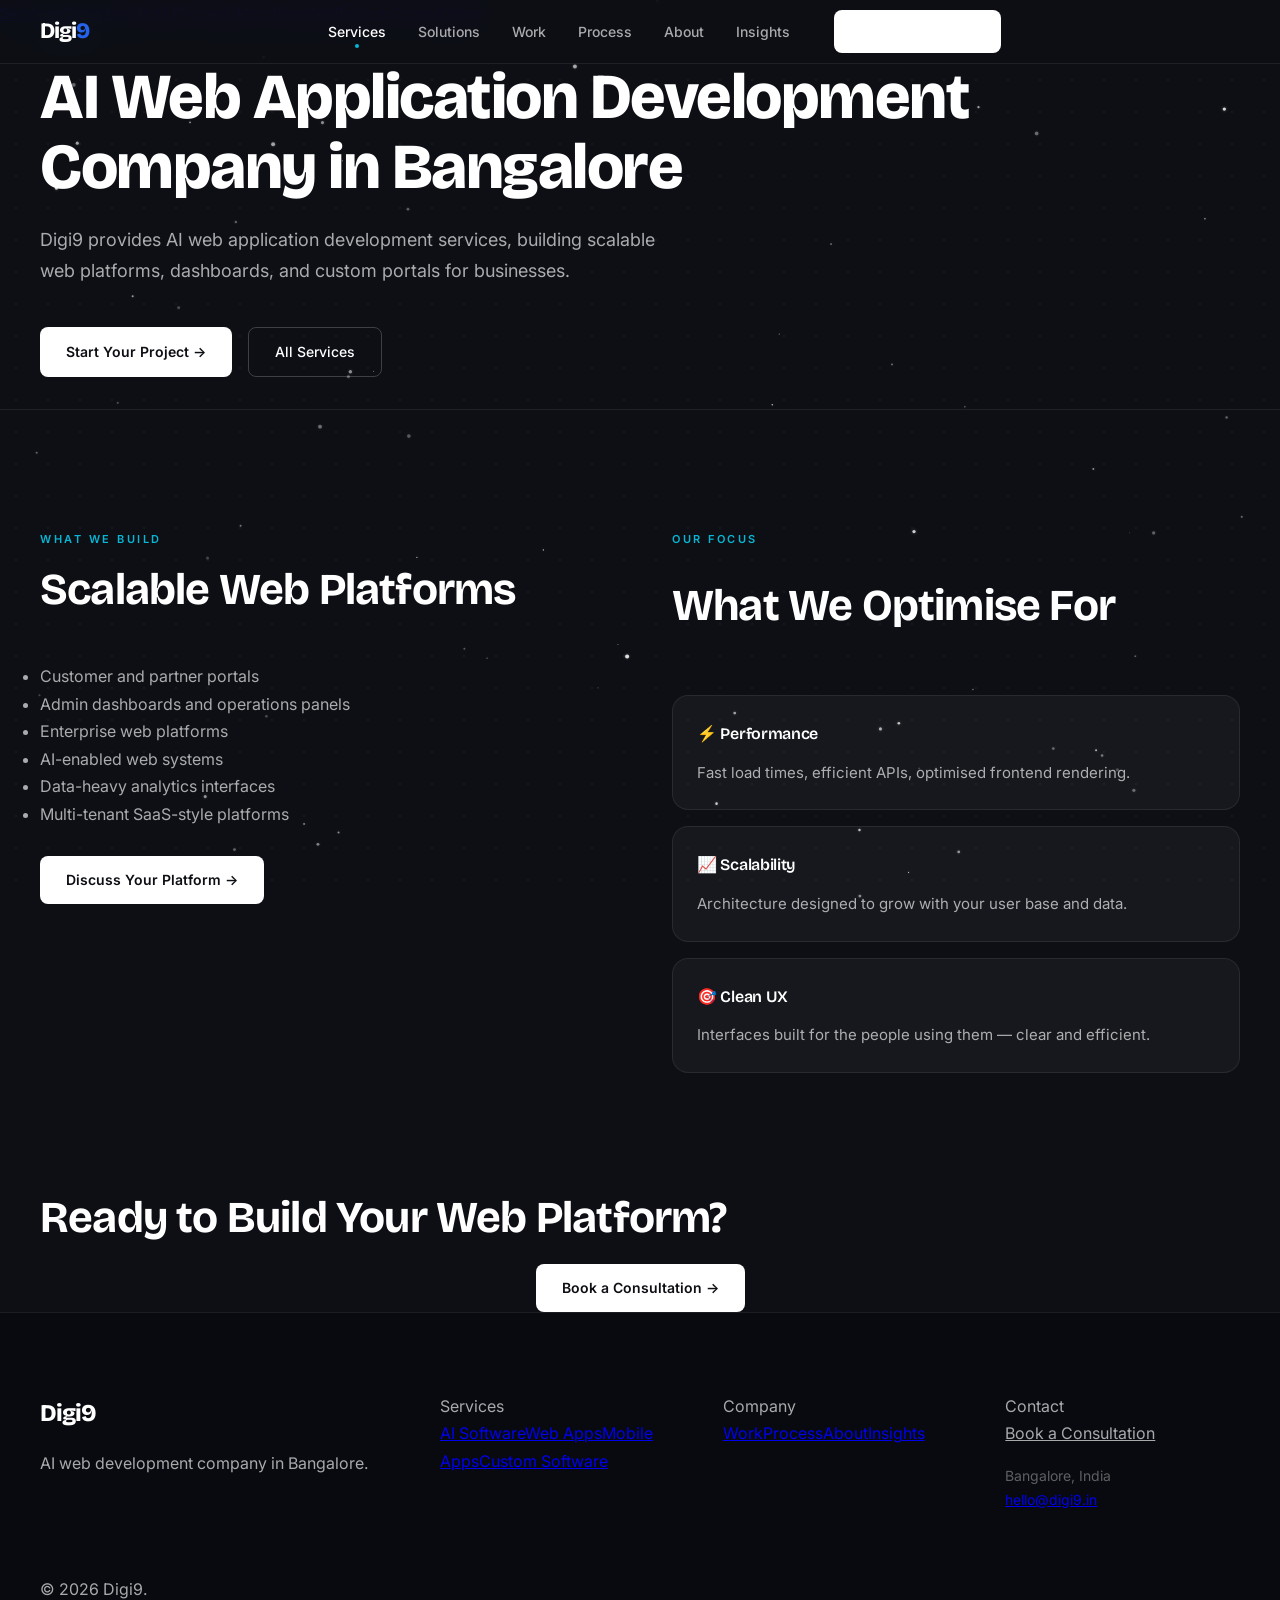
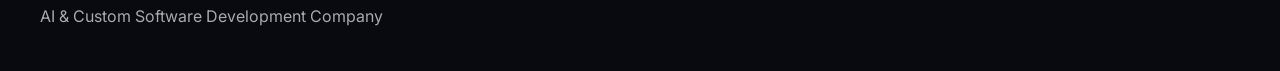
<file: web-application-development.html>
<!DOCTYPE html>
<html lang="en">
<head>
<meta charset="UTF-8"><meta name="viewport" content="width=device-width, initial-scale=1.0">
<title>AI Web Application Development Company in Bangalore | Digi9</title>
<meta name="description" content="Digi9 provides AI web application development services, building scalable web platforms, dashboards, and custom portals for businesses.">
<link rel="stylesheet" href="assets/css/style.css">
<link rel="icon" type="image/svg+xml" href="data:image/svg+xml,%3Csvg xmlns='http://www.w3.org/2000/svg' viewBox='0 0 100 100'%3E%3Crect width='100' height='100' fill='%231E90FF' rx='20'/%3E%3Ctext x='50' y='65' fill='%23FFF' font-family='Arial' font-size='50' font-weight='bold' text-anchor='middle'%3ED9%3C/text%3E%3C/svg%3E">
</head>
<body>
<canvas id="starfield"></canvas>
<nav><div class="container nav-inner"><a href="index.html" class="logo">Digi<span>9</span></a><ul class="nav-links"><li><a href="services.html" class="active">Services</a></li><li><a href="solutions.html">Solutions</a></li><li><a href="work.html">Work</a></li><li><a href="process.html">Process</a></li><li><a href="about.html">About</a></li><li><a href="insights.html">Insights</a></li><li><a href="contact.html" class="btn-primary" style="margin-left:12px;padding:10px 22px;font-size:13px;">Book a Consultation</a></li></ul><div class="hamburger" id="hamburger"><span></span><span></span><span></span></div></div></nav>
<div class="mobile-menu" id="mobileMenu"><a href="services.html">Services</a><a href="solutions.html">Solutions</a><a href="work.html">Work</a><a href="process.html">Process</a><a href="about.html">About</a><a href="insights.html">Insights</a><a href="contact.html" class="mobile-cta">Book a Consultation</a></div>

<div class="page-header"><div class="container"><div class="hero-fade eyebrow">Service</div><h1 class="hero-fade h1-mega">AI Web Application Development Company in Bangalore</h1><p class="hero-fade subtext">Digi9 provides AI web application development services, building scalable web platforms, dashboards, and custom portals for businesses.</p><div class="hero-fade btn-group" style="margin-top:24px;"><a href="contact.html" class="btn-primary">Start Your Project →</a><a href="services.html" class="btn-outline">All Services</a></div><div class="hero-fade page-header-line" style="margin-top:32px;"></div></div></div>

<section class="section"><div class="container"><div class="grid-2" style="gap:64px;">
  <div class="reveal"><div class="eyebrow">What We Build</div><h2 class="section-title">Scalable Web Platforms</h2><ul class="tick-list"><li>Customer and partner portals</li><li>Admin dashboards and operations panels</li><li>Enterprise web platforms</li><li>AI-enabled web systems</li><li>Data-heavy analytics interfaces</li><li>Multi-tenant SaaS-style platforms</li></ul><a href="contact.html" class="btn-primary" style="margin-top:28px;">Discuss Your Platform →</a></div>
  <div class="reveal" style="display:flex;flex-direction:column;gap:16px;"><div class="eyebrow">Our Focus</div><h2 class="section-title">What We Optimise For</h2>
    <div class="card" style="padding:24px;"><h3 class="card-title" style="font-size:16px;">⚡ Performance</h3><p class="body-text">Fast load times, efficient APIs, optimised frontend rendering.</p></div>
    <div class="card" style="padding:24px;"><h3 class="card-title" style="font-size:16px;">📈 Scalability</h3><p class="body-text">Architecture designed to grow with your user base and data.</p></div>
    <div class="card" style="padding:24px;"><h3 class="card-title" style="font-size:16px;">🎯 Clean UX</h3><p class="body-text">Interfaces built for the people using them — clear and efficient.</p></div>
  </div>
</div></div></section>

<section class="cta-section"><div class="cta-glow"></div><div class="container" style="position:relative;z-index:2;"><h2 class="reveal section-title text-center" style="margin:0 auto 20px;">Ready to Build Your Web Platform?</h2><div class="reveal btn-group" style="justify-content:center;"><a href="contact.html" class="btn-primary">Book a Consultation →</a></div></div></section>

<footer><div class="container"><div class="footer-grid"><div><a href="index.html" class="footer-logo">Digi<span>9</span></a><p class="footer-text">AI web development company in Bangalore.</p></div><div class="footer-links"><div class="footer-heading">Services</div><a href="ai-software-development.html">AI Software</a><a href="web-application-development.html">Web Apps</a><a href="mobile-application-development.html">Mobile Apps</a><a href="custom-software.html">Custom Software</a></div><div class="footer-links"><div class="footer-heading">Company</div><a href="work.html">Work</a><a href="process.html">Process</a><a href="about.html">About</a><a href="insights.html">Insights</a></div><div class="footer-links"><div class="footer-heading">Contact</div><a href="contact.html" style="color:var(--accent);">Book a Consultation</a><p style="margin-top:16px;font-size:14px;color:var(--text-muted);">Bangalore, India<br><a href="mailto:hello@digi9.in">hello@digi9.in</a></p></div></div><div class="footer-bottom"><div>&copy; 2026 Digi9.</div><div>AI & Custom Software Development Company</div></div></div></footer>
<script src="assets/js/main.js"></script>
</body></html>
</file>
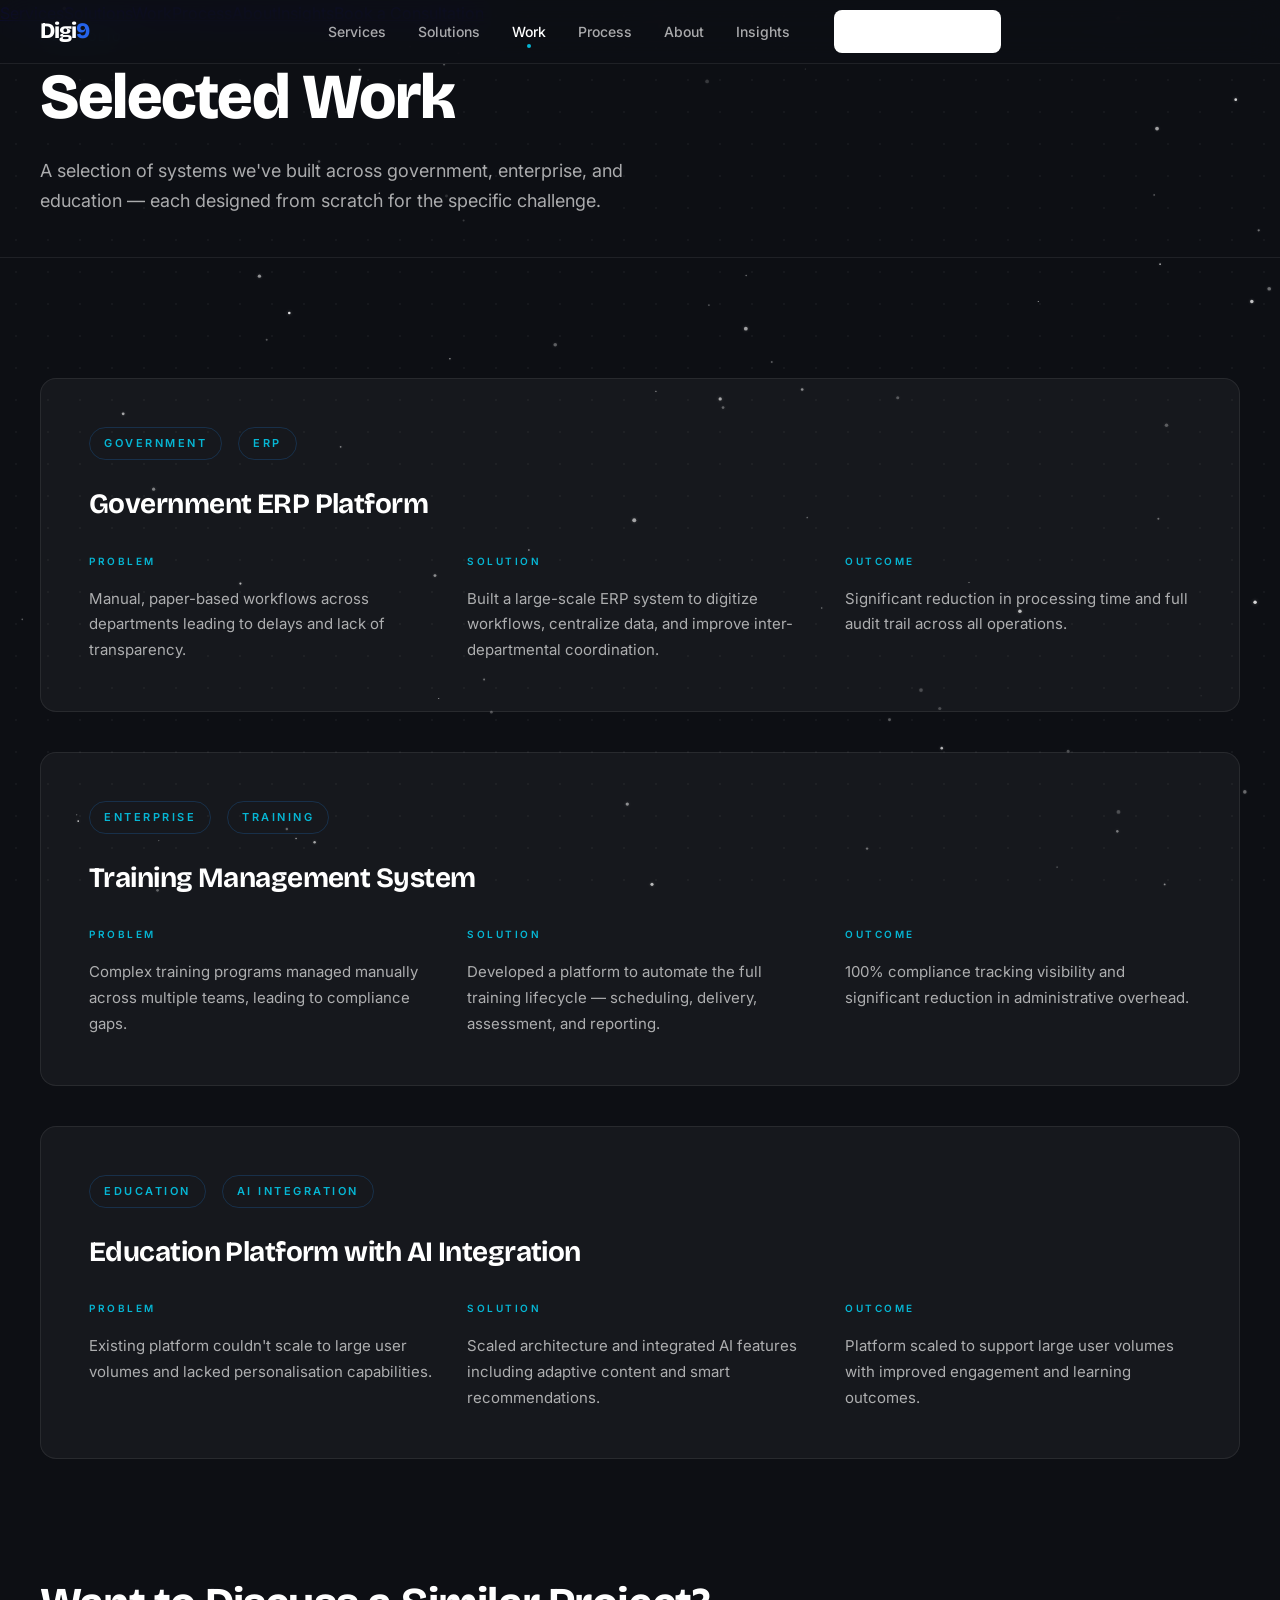
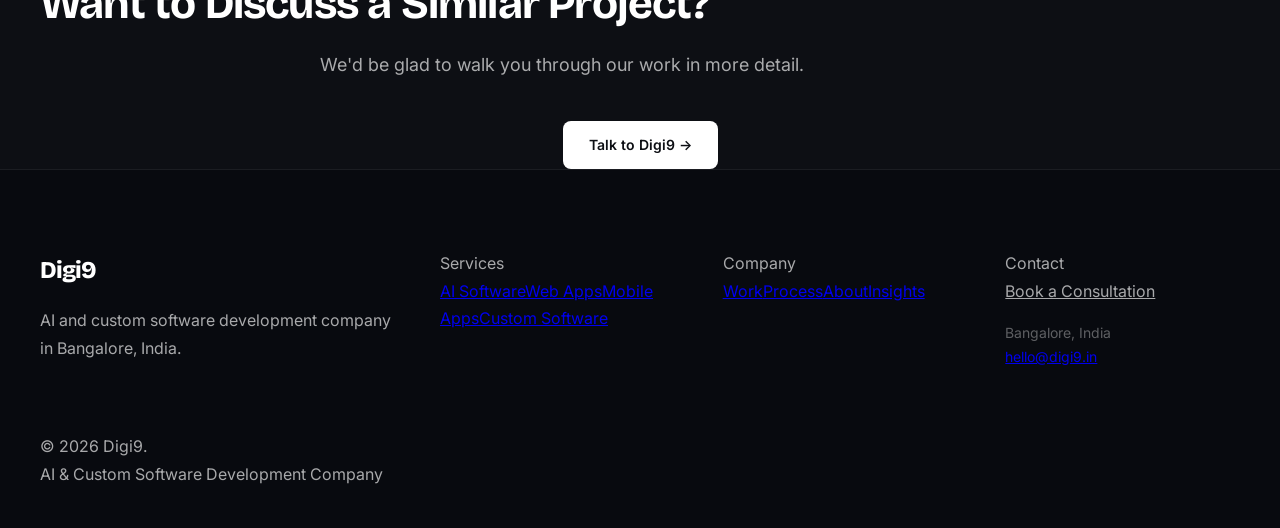
<file: work.html>
<!DOCTYPE html>
<html lang="en">
<head>
<meta charset="UTF-8"><meta name="viewport" content="width=device-width, initial-scale=1.0">
<title>Selected Work | Digi9 Projects and Case Studies</title>
<meta name="description" content="See how Digi9 has built government ERP platforms, training systems, and AI-powered education platforms.">
<link rel="stylesheet" href="assets/css/style.css">
<link rel="icon" type="image/svg+xml" href="data:image/svg+xml,%3Csvg xmlns='http://www.w3.org/2000/svg' viewBox='0 0 100 100'%3E%3Crect width='100' height='100' fill='%231E90FF' rx='20'/%3E%3Ctext x='50' y='65' fill='%23FFF' font-family='Arial' font-size='50' font-weight='bold' text-anchor='middle'%3ED9%3C/text%3E%3C/svg%3E">
</head>
<body>
<canvas id="starfield"></canvas>
<nav><div class="container nav-inner"><a href="index.html" class="logo">Digi<span>9</span></a><ul class="nav-links"><li><a href="services.html">Services</a></li><li><a href="solutions.html">Solutions</a></li><li><a href="work.html" class="active">Work</a></li><li><a href="process.html">Process</a></li><li><a href="about.html">About</a></li><li><a href="insights.html">Insights</a></li><li><a href="contact.html" class="btn-primary" style="margin-left:12px;padding:10px 22px;font-size:13px;">Book a Consultation</a></li></ul><div class="hamburger" id="hamburger"><span></span><span></span><span></span></div></div></nav>
<div class="mobile-menu" id="mobileMenu"><a href="services.html">Services</a><a href="solutions.html">Solutions</a><a href="work.html">Work</a><a href="process.html">Process</a><a href="about.html">About</a><a href="insights.html">Insights</a><a href="contact.html" class="mobile-cta">Book a Consultation</a></div>

<div class="page-header"><div class="container"><div class="hero-fade eyebrow">Portfolio</div><h1 class="hero-fade h1-mega">Selected Work</h1><p class="hero-fade subtext">A selection of systems we've built across government, enterprise, and education — each designed from scratch for the specific challenge.</p><div class="hero-fade page-header-line"></div></div></div>

<section class="section">
  <div class="container" style="display:flex; flex-direction:column; gap:40px;">
    <!-- Project 1 -->
    <div class="card card-shimmer reveal" style="padding:48px;">
      <div style="display:flex; gap:16px; margin-bottom:20px; flex-wrap:wrap;">
        <span class="eyebrow" style="margin:0; padding:6px 14px; border:1px solid rgba(30,144,255,0.2); border-radius:100px;">Government</span>
        <span class="eyebrow" style="margin:0; padding:6px 14px; border:1px solid rgba(30,144,255,0.2); border-radius:100px;">ERP</span>
      </div>
      <h3 style="font-family:var(--font-display); font-size:28px; font-weight:700; margin-bottom:24px;">Government ERP Platform</h3>
      <div class="grid-3">
        <div><div class="eyebrow" style="font-size:10px;">Problem</div><p class="body-text">Manual, paper-based workflows across departments leading to delays and lack of transparency.</p></div>
        <div><div class="eyebrow" style="font-size:10px;">Solution</div><p class="body-text">Built a large-scale ERP system to digitize workflows, centralize data, and improve inter-departmental coordination.</p></div>
        <div><div class="eyebrow" style="font-size:10px;">Outcome</div><p class="body-text">Significant reduction in processing time and full audit trail across all operations.</p></div>
      </div>
    </div>
    <!-- Project 2 -->
    <div class="card card-shimmer reveal" style="padding:48px;">
      <div style="display:flex; gap:16px; margin-bottom:20px; flex-wrap:wrap;">
        <span class="eyebrow" style="margin:0; padding:6px 14px; border:1px solid rgba(30,144,255,0.2); border-radius:100px;">Enterprise</span>
        <span class="eyebrow" style="margin:0; padding:6px 14px; border:1px solid rgba(30,144,255,0.2); border-radius:100px;">Training</span>
      </div>
      <h3 style="font-family:var(--font-display); font-size:28px; font-weight:700; margin-bottom:24px;">Training Management System</h3>
      <div class="grid-3">
        <div><div class="eyebrow" style="font-size:10px;">Problem</div><p class="body-text">Complex training programs managed manually across multiple teams, leading to compliance gaps.</p></div>
        <div><div class="eyebrow" style="font-size:10px;">Solution</div><p class="body-text">Developed a platform to automate the full training lifecycle — scheduling, delivery, assessment, and reporting.</p></div>
        <div><div class="eyebrow" style="font-size:10px;">Outcome</div><p class="body-text">100% compliance tracking visibility and significant reduction in administrative overhead.</p></div>
      </div>
    </div>
    <!-- Project 3 -->
    <div class="card card-shimmer reveal" style="padding:48px;">
      <div style="display:flex; gap:16px; margin-bottom:20px; flex-wrap:wrap;">
        <span class="eyebrow" style="margin:0; padding:6px 14px; border:1px solid rgba(30,144,255,0.2); border-radius:100px;">Education</span>
        <span class="eyebrow" style="margin:0; padding:6px 14px; border:1px solid rgba(30,144,255,0.2); border-radius:100px;">AI Integration</span>
      </div>
      <h3 style="font-family:var(--font-display); font-size:28px; font-weight:700; margin-bottom:24px;">Education Platform with AI Integration</h3>
      <div class="grid-3">
        <div><div class="eyebrow" style="font-size:10px;">Problem</div><p class="body-text">Existing platform couldn't scale to large user volumes and lacked personalisation capabilities.</p></div>
        <div><div class="eyebrow" style="font-size:10px;">Solution</div><p class="body-text">Scaled architecture and integrated AI features including adaptive content and smart recommendations.</p></div>
        <div><div class="eyebrow" style="font-size:10px;">Outcome</div><p class="body-text">Platform scaled to support large user volumes with improved engagement and learning outcomes.</p></div>
      </div>
    </div>
  </div>
</section>

<section class="cta-section"><div class="cta-glow"></div><div class="container" style="position:relative;z-index:2;"><h2 class="reveal section-title text-center" style="margin:0 auto 20px;">Want to Discuss a Similar Project?</h2><p class="reveal subtext text-center" style="margin:0 auto 40px;">We'd be glad to walk you through our work in more detail.</p><div class="reveal btn-group" style="justify-content:center;"><a href="contact.html" class="btn-primary">Talk to Digi9 →</a></div></div></section>

<footer><div class="container"><div class="footer-grid"><div><a href="index.html" class="footer-logo">Digi<span>9</span></a><p class="footer-text">AI and custom software development company in Bangalore, India.</p></div><div class="footer-links"><div class="footer-heading">Services</div><a href="ai-software-development.html">AI Software</a><a href="web-application-development.html">Web Apps</a><a href="mobile-application-development.html">Mobile Apps</a><a href="custom-software.html">Custom Software</a></div><div class="footer-links"><div class="footer-heading">Company</div><a href="work.html">Work</a><a href="process.html">Process</a><a href="about.html">About</a><a href="insights.html">Insights</a></div><div class="footer-links"><div class="footer-heading">Contact</div><a href="contact.html" style="color:var(--accent);">Book a Consultation</a><p style="margin-top:16px;font-size:14px;color:var(--text-muted);">Bangalore, India<br><a href="mailto:hello@digi9.in">hello@digi9.in</a></p></div></div><div class="footer-bottom"><div>&copy; 2026 Digi9.</div><div>AI & Custom Software Development Company</div></div></div></footer>
<script src="assets/js/main.js"></script>
</body></html>
</file>
<file: assets/css/style.css>
@import url('https://fonts.googleapis.com/css2?family=Bricolage+Grotesque:wght@400;500;600;700;800&family=Inter:wght@300;400;500;600&display=swap');

/* ===== PREMIUM TECH DESIGN SYSTEM ===== */
:root {
  /* Core Palette — VoizPanda Inspired */
  --bg-deep:        #0D0F14;
  --bg-surface:     #13161E;
  --bg-elevated:    #1A1E2A;
  --accent-blue:    #2563EB;
  --accent-glow:    #3B82F6;
  --accent-cyan:    #06B6D4;
  
  /* Text */
  --white:          #FFFFFF;
  --text-body:      rgba(255,255,255,0.65);
  --text-muted:     rgba(255,255,255,0.35);
  
  /* Borders & Glass */
  --border:         rgba(255,255,255,0.08);
  --border-glow:    rgba(59,130,246,0.3);

  /* Typography */
  --font-main: 'Inter', sans-serif;
  --font-display: 'Bricolage Grotesque', sans-serif;

  /* Utility */
  --transition: 0.5s cubic-bezier(0.16, 1, 0.3, 1);
}

*, *::before, *::after { box-sizing: border-box; margin: 0; padding: 0; }
html { scroll-behavior: smooth; }

body {
  font-family: var(--font-main);
  background: var(--bg-deep);
  color: var(--text-body);
  line-height: 1.72;
  -webkit-font-smoothing: antialiased;
  overflow-x: hidden;
  position: relative;
}

/* ===== BACKGROUND EFFECTS ===== */
#starfield {
  position: fixed; top: 0; left: 0;
  width: 100vw; height: 100vh;
  z-index: -10; pointer-events: none;
}

.nebula-blob {
  position: fixed; border-radius: 50%;
  pointer-events: none; z-index: -5;
  filter: blur(120px);
  opacity: 0.12;
}
.nebula-1 {
  width: 600px; height: 600px;
  top: 10%; right: -10%;
  background: radial-gradient(circle, var(--accent-glow) 0%, transparent 70%);
}
.nebula-2 {
  width: 500px; height: 500px;
  bottom: 10%; left: -5%;
  background: radial-gradient(circle, var(--accent-cyan) 0%, transparent 70%);
}

/* Focused Hero Glow */
.hero-glow {
  position: absolute; top: 50%; left: 30%; transform: translate(-50%, -50%);
  width: 600px; height: 600px;
  background: radial-gradient(circle, rgba(37,99,235,0.15) 0%, transparent 60%);
  pointer-events: none; z-index: -1;
  filter: blur(80px);
}

/* Content Grid Pattern */
body::before {
    content: '';
    position: fixed; top: 0; left: 0; width: 100%; height: 100%;
    background-image: radial-gradient(rgba(255,255,255,0.04) 1px, transparent 1px);
    background-size: 32px 32px;
    z-index: -8;
    pointer-events: none;
}

/* ===== LAYOUT ===== */
.container {
  max-width: 1280px; margin: 0 auto;
  padding: 0 40px; position: relative; z-index: 2;
}

@media (min-width: 1024px) {
  .section-split {
      display: grid;
      grid-template-columns: 70% 30%;
      gap: 40px;
  }
}

.section { padding: 120px 0; position: relative; z-index: 1; border-top: 1px solid var(--border); }
.section-odd { background: var(--bg-deep); }
.section-even { background: var(--bg-surface); }

.grid-2 { display: grid; grid-template-columns: repeat(2, 1fr); gap: 40px; }
.grid-3 { display: grid; grid-template-columns: repeat(3, 1fr); gap: 32px; }
.grid-4 { display: grid; grid-template-columns: repeat(4, 1fr); gap: 24px; }

/* ===== NAVBAR ===== */
nav {
  position: fixed; top: 0; left: 0; right: 0; z-index: 1000;
  background: rgba(13, 15, 20, 0.85);
  backdrop-filter: blur(16px); -webkit-backdrop-filter: blur(16px);
  border-bottom: 1px solid var(--border);
  height: 64px; display: flex; align-items: center;
  transition: var(--transition);
}
nav.scrolled {
    box-shadow: 0 1px 0 rgba(255,255,255,0.06);
}
.nav-inner { display: flex; align-items: center; justify-content: space-between; width: 100%; height: 100%; }
.logo { font-family: var(--font-display); font-size: 22px; font-weight: 800; color: var(--white); text-decoration: none; letter-spacing: -1px; }
.logo span { color: var(--accent-blue); }

.nav-links { display: flex; gap: 32px; list-style: none; align-items: center; }
.nav-links a {
  font-size: 14px; font-weight: 500; color: var(--text-body);
  text-decoration: none; transition: var(--transition);
}
.nav-links a:hover { color: var(--white); }
.nav-links a.active { color: var(--white); position: relative; }
.nav-links a.active::after {
    content: ''; position: absolute; bottom: -8px; left: 50%; transform: translateX(-50%);
    width: 4px; height: 4px; background: var(--accent-cyan); border-radius: 50%;
}

/* ===== TYPOGRAPHY ===== */
h1, h2, h3 { font-family: var(--font-display); color: var(--white); letter-spacing: -0.02em; }

.h1-mega {
  font-size: clamp(36px, 5vw, 64px);
  font-weight: 800; line-height: 1.08; margin-bottom: 24px;
  letter-spacing: -1.5px;
}

.section-title { font-size: clamp(26px, 3.5vw, 44px); font-weight: 700; margin-bottom: 48px; line-height: 1.15; letter-spacing: -0.8px; }
.card-title { font-size: 18px; font-weight: 600; margin-bottom: 12px; letter-spacing: -0.3px; }

.subtext { font-size: 18px; color: var(--text-body); max-width: 640px; margin-bottom: 40px; }
.body-text { font-size: 15px; color: var(--text-body); }

.eyebrow {
  font-size: 11px; font-weight: 600; letter-spacing: 2.5px; text-transform: uppercase;
  color: var(--accent-cyan); margin-bottom: 16px; font-family: var(--font-main);
}

/* ===== BUTTONS ===== */
.btn-primary {
  display: inline-flex; align-items: center; justify-content: center;
  background: var(--white); color: var(--bg-deep);
  font-family: var(--font-main); font-size: 14px; font-weight: 600;
  padding: 12px 26px; border-radius: 8px; text-decoration: none; cursor: pointer; transition: var(--transition);
}
.btn-primary:hover { background: #E8F0FF; transform: translateY(-1px); }

.btn-outline {
  display: inline-flex; align-items: center; justify-content: center;
  background: transparent; color: var(--white);
  font-family: var(--font-main); font-size: 14px; font-weight: 500;
  padding: 12px 26px; border-radius: 8px; border: 1px solid rgba(255,255,255,0.2); text-decoration: none; transition: var(--transition);
}
.btn-outline:hover { border-color: rgba(255,255,255,0.5); background: rgba(255,255,255,0.05); }
.btn-group { display: flex; gap: 16px; flex-wrap: wrap; }

/* ===== CARDS — RESTRAINED GLASS ===== */
.card {
  background: rgba(255, 255, 255, 0.04);
  border: 1px solid var(--border);
  border-radius: 16px;
  padding: 28px; transition: var(--transition); height: 100%;
}
.card:hover {
  background: rgba(255, 255, 255, 0.07);
  border-color: var(--border-glow);
  transform: translateY(-3px);
  box-shadow: 0 20px 60px rgba(37, 99, 235, 0.12);
}
.card-icon {
    width: 44px; height: 44px;
    background: rgba(37, 99, 235, 0.1);
    border: 1px solid rgba(37, 99, 235, 0.2);
    border-radius: 10px;
    display: flex; align-items: center; justify-content: center;
    font-size: 20px; margin-bottom: 20px;
}

/* ===== FEATURES BOXS / ROWS ===== */
.feature-row {
    display: grid; grid-template-columns: 60px 1fr; gap: 24px;
    padding: 24px 0; border-bottom: 1px solid var(--border);
    transition: var(--transition); border-left: 3px solid transparent;
}
.feature-row:hover {
    border-left-color: var(--accent-blue);
    background: rgba(255,255,255,0.02);
    padding-left: 12px;
}

/* ===== STATS PILLS ===== */
.stats-strip {
    display: inline-flex; align-items: center; gap: 12px;
    background: rgba(255,255,255,0.05);
    border: 1px solid var(--border);
    padding: 8px 24px; border-radius: 100px;
    font-size: 13px; font-weight: 500; color: var(--text-body);
    margin-top: 40px;
}
.stats-sep { opacity: 0.2; }

/* ===== TAG CLOUD ===== */
.tag-cloud { display: flex; flex-wrap: wrap; gap: 12px; }
.tag {
    background: rgba(255,255,255,0.05);
    color: var(--white); border: 1px solid var(--border);
    padding: 6px 16px; border-radius: 100px;
    font-size: 13px; font-weight: 500; transition: var(--transition);
}
.tag:hover {
    border-color: var(--accent-cyan);
    background: rgba(6, 182, 212, 0.1);
}

/* ===== PROCESS TIMELINE ===== */
.process-timeline { border-left: 1px solid var(--border); position: relative; margin-left: 40px; }
.process-step { position: relative; padding: 40px 0 40px 60px; }
.step-num-bg {
    position: absolute; left: -60px; top: 20px;
    font-family: var(--font-display); font-size: 80px; font-weight: 800;
    color: rgba(255,255,255,0.06); line-height: 1; pointer-events: none;
}
.process-step::before {
    content: ''; position: absolute; left: -5px; top: 40px;
    width: 9px; height: 9px; background: var(--accent-blue); border-radius: 50%;
    box-shadow: 0 0 10px var(--accent-blue);
}

/* ===== MASCOT AREA ===== */
.mascot-column {
    display: flex; flex-direction: column; align-items: center; justify-content: center;
}
.mascot-placeholder {
    width: 360px; height: 360px;
    border: 2px dashed rgba(255,255,255,0.12);
    border-radius: 24px;
    display: flex; align-items: center; justify-content: center;
    position: relative;
}
.mascot-ring {
    position: absolute; width: 110%; height: 110%;
    border: 1px solid rgba(6, 182, 212, 0.1);
    border-radius: 50%;
    animation: rotateRing 10s linear infinite;
}
@keyframes rotateRing { from { transform: rotate(0deg); } to { transform: rotate(360deg); } }

/* Shared Mascot Overlay */
.mascot-container {
    position: fixed; z-index: 100;
    top: 50%; right: 5%; transform: translateY(-50%);
    width: 400px; transition: opacity 0.5s ease;
    pointer-events: none;
}
#mascot-canvas { width: 100%; height: auto; }

/* ===== SECTION ENTRANCE ===== */
.reveal {
    opacity: 0; transform: translateY(30px) scale(0.97);
    transition: all 0.6s cubic-bezier(0.16, 1, 0.3, 1);
}
.reveal.visible {
    opacity: 1; transform: translateY(0) scale(1);
}

/* ===== FOOTER ===== */
footer { background: #080A0F; border-top: 1px solid var(--border); padding: 80px 0 40px; position: relative; z-index: 10; }
.footer-grid { display: grid; grid-template-columns: 1.5fr 1fr 1fr 1fr; gap: 48px; margin-bottom: 64px; }
.footer-logo { font-family: var(--font-display); font-size: 24px; font-weight: 800; color: var(--white); text-decoration: none; margin-bottom: 16px; display: inline-block; letter-spacing: -1px; }

/* Responsive adjustments */
@media (max-width: 768px) {
    .grid-2, .grid-3, .grid-4, .section-split { grid-template-columns: 1fr; }
    .footer-grid { grid-template-columns: 1fr; }
    .mascot-container { display: none; }
    .h1-mega { font-size: 36px; }
    .section { padding: 80px 0; }
}
</file>
